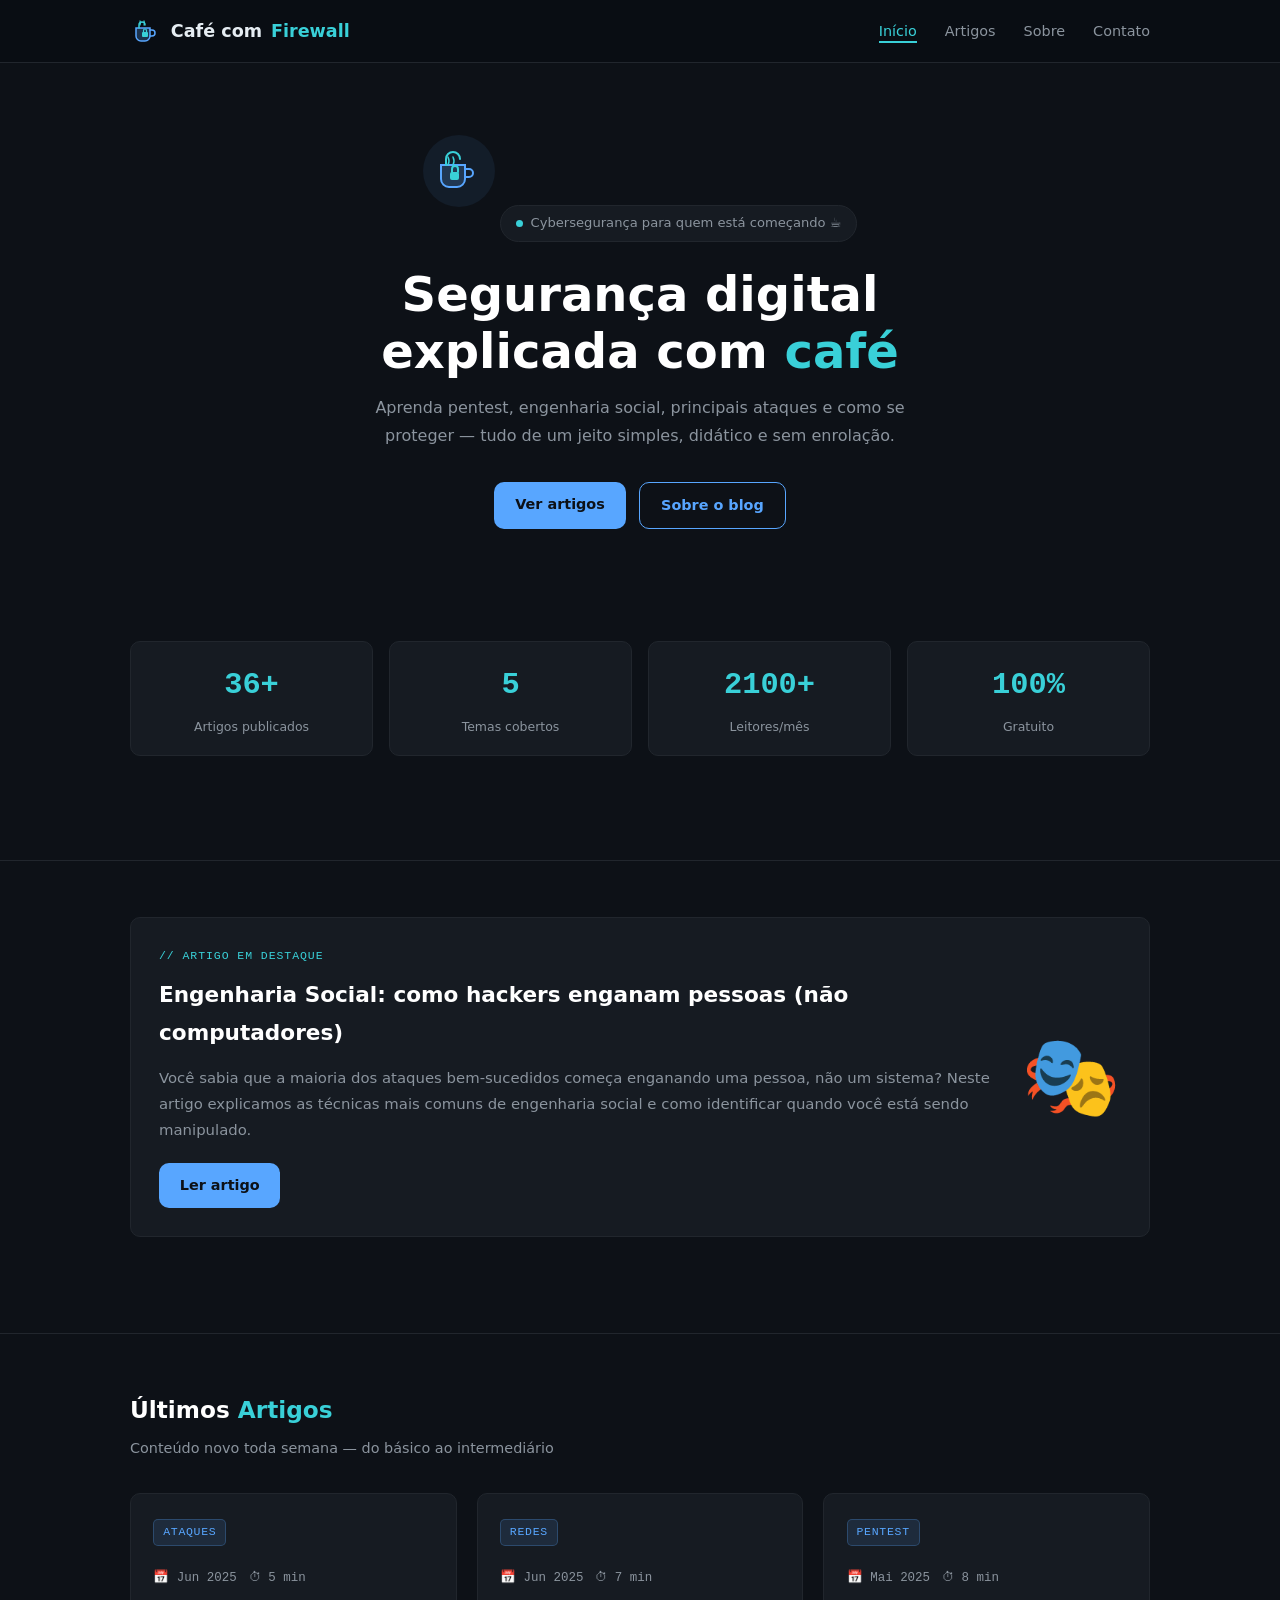
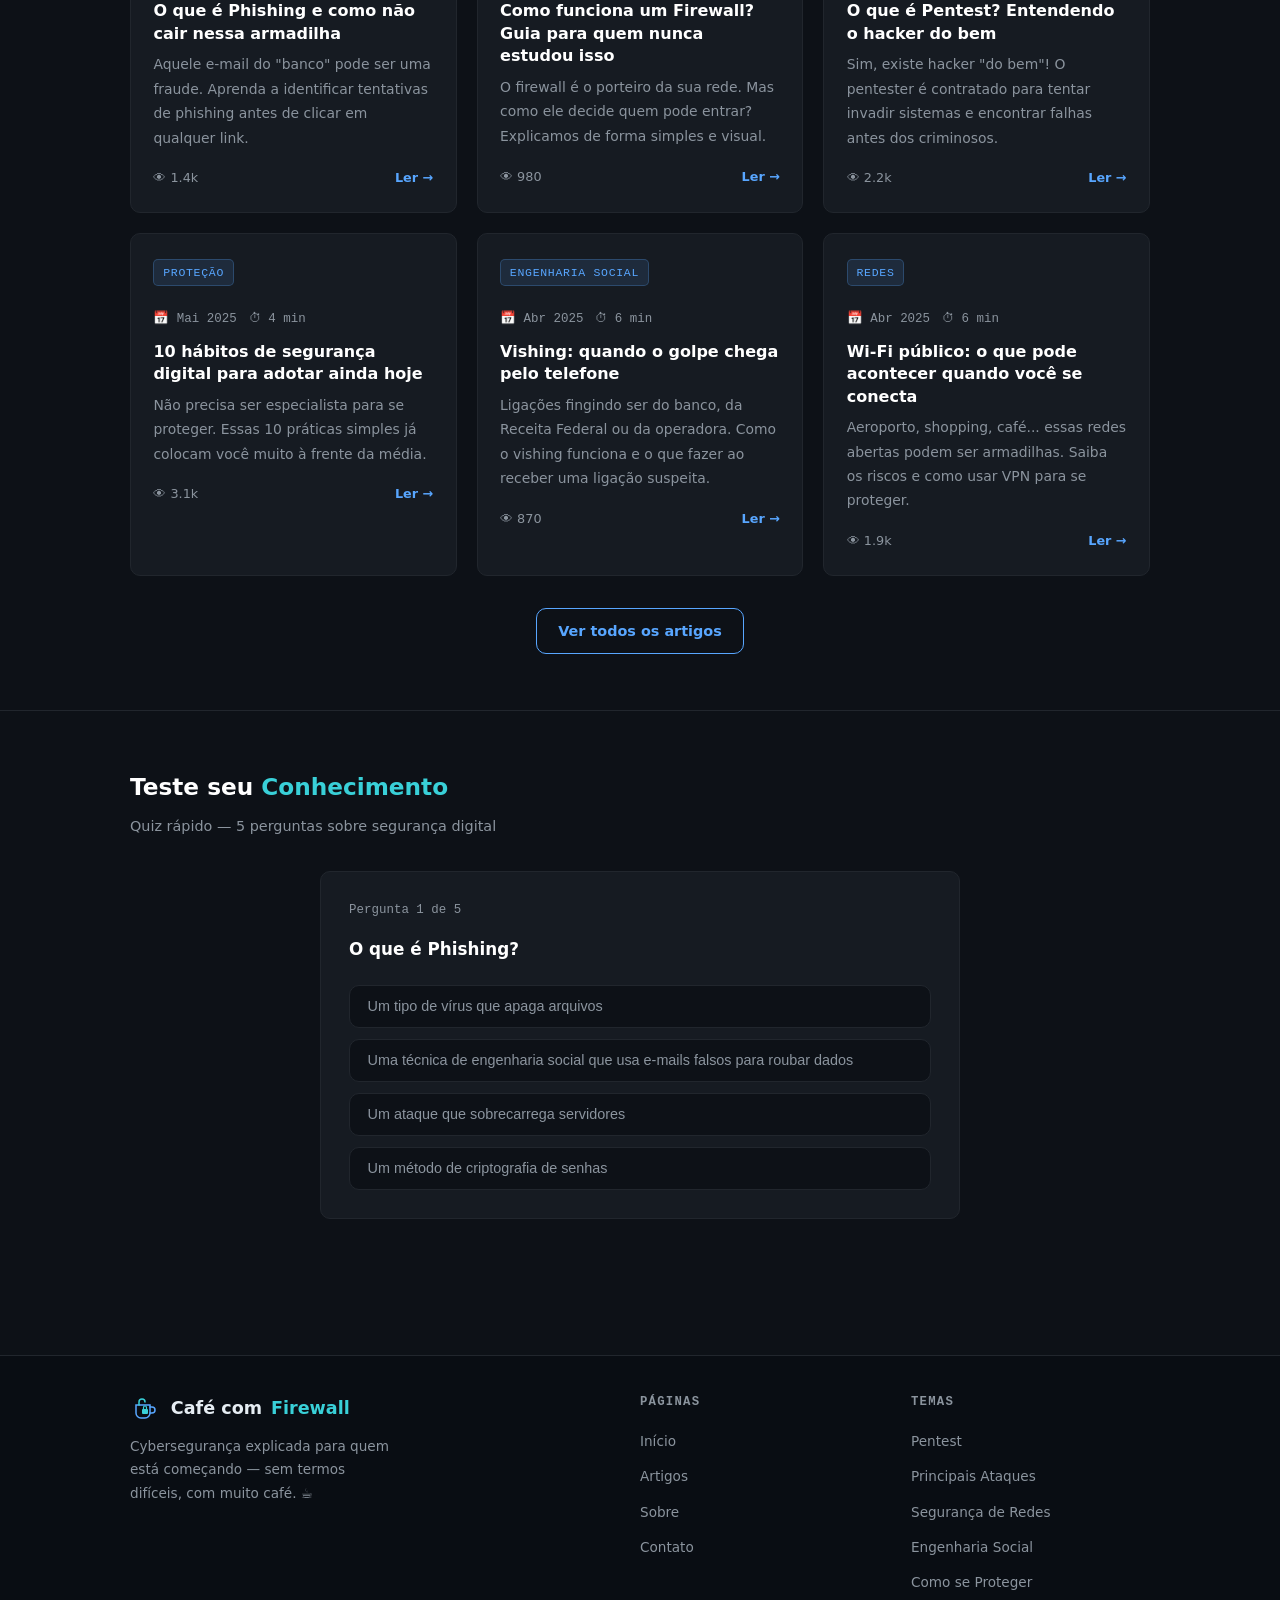
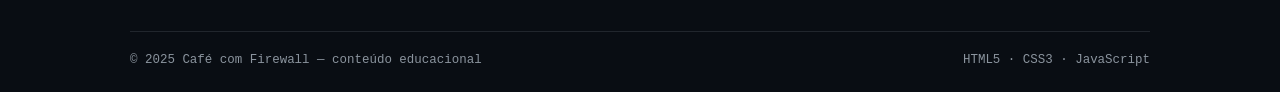
<file: index.html>
<!DOCTYPE html>
<html lang="pt-BR">
<head>
  <meta charset="UTF-8" />
  <meta name="viewport" content="width=device-width, initial-scale=1.0" />
  <meta name="description" content="Café com Firewall — blog de cybersegurança para iniciantes em TI. Aprenda sobre pentest, ataques, engenharia social e como se proteger online." />
  <meta name="keywords" content="cybersegurança para iniciantes, pentest, engenharia social, como se proteger online, segurança de redes" />
  <meta name="author" content="Café com Firewall" />
  <meta name="robots" content="index, follow" />
  <meta property="og:title" content="Café com Firewall — Cybersegurança para Iniciantes" />
  <meta property="og:description" content="Aprenda cybersegurança de um jeito descontraído e didático." />
  <meta property="og:type" content="website" />
  <link rel="canonical" href="https://cafecomfirewall.exemplo.com/" />
  <title>Café com Firewall — Cybersegurança para Iniciantes</title>
  <link rel="stylesheet" href="css/style.css" />
</head>
<body>

  <!-- NAVBAR -->
  <nav class="navbar" role="navigation" aria-label="Menu principal">
    <div class="container nav-inner">
      <a href="index.html" class="logo" aria-label="Café com Firewall - início">
        <!-- Logo: xícara + cadeado em SVG simples -->
        <svg class="logo-icon" viewBox="0 0 32 32" fill="none" xmlns="http://www.w3.org/2000/svg" aria-hidden="true">
          <!-- Xícara -->
          <path d="M6 13h14v8a5 5 0 01-5 5H11a5 5 0 01-5-5v-8z" fill="#58a6ff" opacity=".25"/>
          <path d="M6 13h14v8a5 5 0 01-5 5H11a5 5 0 01-5-5v-8z" stroke="#58a6ff" stroke-width="1.5" fill="none"/>
          <path d="M20 15h2a3 3 0 010 6h-2" stroke="#58a6ff" stroke-width="1.5" stroke-linecap="round"/>
          <path d="M9 13V10a3 3 0 016 0" stroke="#39d0d8" stroke-width="1.5" stroke-linecap="round"/>
          <!-- Vapor -->
          <path d="M10 10 Q11 8 10 6" stroke="#39d0d8" stroke-width="1.2" stroke-linecap="round" fill="none"/>
          <path d="M14 10 Q15 8 14 6" stroke="#39d0d8" stroke-width="1.2" stroke-linecap="round" fill="none"/>
          <!-- Cadeado pequeno no centro da xícara -->
          <rect x="12" y="17" width="6" height="5" rx="1" fill="#39d0d8"/>
          <path d="M13.5 17v-1.5a1.5 1.5 0 013 0V17" stroke="#39d0d8" stroke-width="1.2" stroke-linecap="round" fill="none"/>
        </svg>
        Café com <span>Firewall</span>
      </a>
      <ul class="nav-links" id="navLinks">
        <li><a href="index.html">Início</a></li>
        <li><a href="artigos.html">Artigos</a></li>
        <li><a href="sobre.html">Sobre</a></li>
        <li><a href="contato.html">Contato</a></li>
      </ul>
      <button class="hamburger" id="hamburger" aria-label="Abrir menu" aria-expanded="false">
        <span></span><span></span><span></span>
      </button>
    </div>
  </nav>

  <!-- HERO -->
  <header class="hero" role="banner">
    <div class="container">
      <!-- Logo grande -->
      <svg class="hero-logo-big" viewBox="0 0 72 72" fill="none" xmlns="http://www.w3.org/2000/svg" aria-hidden="true">
        <circle cx="36" cy="36" r="36" fill="rgba(88,166,255,.08)"/>
        <path d="M18 30h24v14a8 8 0 01-8 8H26a8 8 0 01-8-8V30z" fill="#58a6ff" opacity=".2"/>
        <path d="M18 30h24v14a8 8 0 01-8 8H26a8 8 0 01-8-8V30z" stroke="#58a6ff" stroke-width="2" fill="none"/>
        <path d="M42 34h4a4 4 0 010 8h-4" stroke="#58a6ff" stroke-width="2" stroke-linecap="round"/>
        <path d="M23 30V24a7 7 0 0114 0" stroke="#39d0d8" stroke-width="2" stroke-linecap="round"/>
        <path d="M25 30 Q27 26 25 22" stroke="#39d0d8" stroke-width="1.5" stroke-linecap="round" fill="none"/>
        <path d="M30 30 Q32 26 30 22" stroke="#39d0d8" stroke-width="1.5" stroke-linecap="round" fill="none"/>
        <rect x="27" y="37" width="9" height="8" rx="2" fill="#39d0d8"/>
        <path d="M29 37v-3a3 3 0 016 0v3" stroke="#39d0d8" stroke-width="2" stroke-linecap="round" fill="none"/>
      </svg>

      <div class="tagline">
        <span class="dot"></span>
        Cybersegurança para quem está começando ☕
      </div>

      <h1>Segurança digital<br>explicada com <em>café</em></h1>
      <p class="hero-sub">
        Aprenda pentest, engenharia social, principais ataques e como se proteger
        — tudo de um jeito simples, didático e sem enrolação.
      </p>
      <div class="hero-btns">
        <a href="artigos.html" class="btn btn-primary">Ver artigos</a>
        <a href="sobre.html"   class="btn btn-outline">Sobre o blog</a>
      </div>
    </div>
  </header>

  <main>
    <!-- STATS -->
    <section class="secao" aria-label="Estatísticas do blog">
      <div class="container">
        <div class="grade-stats">
          <div class="stat">
            <span class="stat-num" data-conta="36" data-suf="+">0</span>
            <div class="stat-label">Artigos publicados</div>
          </div>
          <div class="stat">
            <span class="stat-num" data-conta="5" data-suf="">0</span>
            <div class="stat-label">Temas cobertos</div>
          </div>
          <div class="stat">
            <span class="stat-num" data-conta="2100" data-suf="+">0</span>
            <div class="stat-label">Leitores/mês</div>
          </div>
          <div class="stat">
            <span class="stat-num" data-conta="100" data-suf="%">0</span>
            <div class="stat-label">Gratuito</div>
          </div>
        </div>
      </div>
    </section>

    <!-- DESTAQUE -->
    <section class="secao" aria-labelledby="destaque-titulo">
      <div class="container">
        <div class="destaque">
          <div>
            <div class="destaque-badge">// artigo em destaque</div>
            <h2 id="destaque-titulo">Engenharia Social: como hackers enganam pessoas (não computadores)</h2>
            <p>
              Você sabia que a maioria dos ataques bem-sucedidos começa enganando
              uma pessoa, não um sistema? Neste artigo explicamos as técnicas mais
              comuns de engenharia social e como identificar quando você está sendo
              manipulado.
            </p>
            <a href="artigos.html" class="btn btn-primary">Ler artigo</a>
          </div>
          <div class="destaque-emoji" aria-hidden="true">🎭</div>
        </div>
      </div>
    </section>

    <!-- ÚLTIMOS ARTIGOS -->
    <section class="secao" aria-labelledby="posts-titulo">
      <div class="container">
        <h2 class="titulo-secao" id="posts-titulo">Últimos <span>Artigos</span></h2>
        <p class="sub-secao">Conteúdo novo toda semana — do básico ao intermediário</p>

        <div class="grade-posts">

          <article class="card-post" onclick="location.href='artigos.html'" tabindex="0" role="link">
            <span class="tag">Ataques</span>
            <div class="card-meta"><span>📅 Jun 2025</span><span>⏱ 5 min</span></div>
            <h3>O que é Phishing e como não cair nessa armadilha</h3>
            <p>Aquele e-mail do "banco" pode ser uma fraude. Aprenda a identificar tentativas de phishing antes de clicar em qualquer link.</p>
            <div class="card-rodape"><span>👁 1.4k</span><span class="leia-mais">Ler →</span></div>
          </article>

          <article class="card-post" onclick="location.href='artigos.html'" tabindex="0" role="link">
            <span class="tag">Redes</span>
            <div class="card-meta"><span>📅 Jun 2025</span><span>⏱ 7 min</span></div>
            <h3>Como funciona um Firewall? Guia para quem nunca estudou isso</h3>
            <p>O firewall é o porteiro da sua rede. Mas como ele decide quem pode entrar? Explicamos de forma simples e visual.</p>
            <div class="card-rodape"><span>👁 980</span><span class="leia-mais">Ler →</span></div>
          </article>

          <article class="card-post" onclick="location.href='artigos.html'" tabindex="0" role="link">
            <span class="tag">Pentest</span>
            <div class="card-meta"><span>📅 Mai 2025</span><span>⏱ 8 min</span></div>
            <h3>O que é Pentest? Entendendo o hacker do bem</h3>
            <p>Sim, existe hacker "do bem"! O pentester é contratado para tentar invadir sistemas e encontrar falhas antes dos criminosos.</p>
            <div class="card-rodape"><span>👁 2.2k</span><span class="leia-mais">Ler →</span></div>
          </article>

          <article class="card-post" onclick="location.href='artigos.html'" tabindex="0" role="link">
            <span class="tag">Proteção</span>
            <div class="card-meta"><span>📅 Mai 2025</span><span>⏱ 4 min</span></div>
            <h3>10 hábitos de segurança digital para adotar ainda hoje</h3>
            <p>Não precisa ser especialista para se proteger. Essas 10 práticas simples já colocam você muito à frente da média.</p>
            <div class="card-rodape"><span>👁 3.1k</span><span class="leia-mais">Ler →</span></div>
          </article>

          <article class="card-post" onclick="location.href='artigos.html'" tabindex="0" role="link">
            <span class="tag">Engenharia Social</span>
            <div class="card-meta"><span>📅 Abr 2025</span><span>⏱ 6 min</span></div>
            <h3>Vishing: quando o golpe chega pelo telefone</h3>
            <p>Ligações fingindo ser do banco, da Receita Federal ou da operadora. Como o vishing funciona e o que fazer ao receber uma ligação suspeita.</p>
            <div class="card-rodape"><span>👁 870</span><span class="leia-mais">Ler →</span></div>
          </article>

          <article class="card-post" onclick="location.href='artigos.html'" tabindex="0" role="link">
            <span class="tag">Redes</span>
            <div class="card-meta"><span>📅 Abr 2025</span><span>⏱ 6 min</span></div>
            <h3>Wi-Fi público: o que pode acontecer quando você se conecta</h3>
            <p>Aeroporto, shopping, café... essas redes abertas podem ser armadilhas. Saiba os riscos e como usar VPN para se proteger.</p>
            <div class="card-rodape"><span>👁 1.9k</span><span class="leia-mais">Ler →</span></div>
          </article>

        </div>

        <div style="text-align:center;margin-top:2rem">
          <a href="artigos.html" class="btn btn-outline">Ver todos os artigos</a>
        </div>
      </div>
    </section>

    <!-- QUIZ -->
    <section class="secao" aria-labelledby="quiz-titulo">
      <div class="container">
        <h2 class="titulo-secao" id="quiz-titulo">Teste seu <span>Conhecimento</span></h2>
        <p class="sub-secao">Quiz rápido — 5 perguntas sobre segurança digital</p>
        <div id="quiz" class="quiz-box" role="region" aria-live="polite"></div>
      </div>
    </section>
  </main>

  <!-- FOOTER -->
  <footer role="contentinfo">
    <div class="container">
      <div class="footer-grid">
        <div class="footer-marca">
          <a href="index.html" class="logo">
            <svg class="logo-icon" viewBox="0 0 32 32" fill="none" xmlns="http://www.w3.org/2000/svg" aria-hidden="true">
              <path d="M6 13h14v8a5 5 0 01-5 5H11a5 5 0 01-5-5v-8z" stroke="#58a6ff" stroke-width="1.5" fill="none"/>
              <path d="M20 15h2a3 3 0 010 6h-2" stroke="#58a6ff" stroke-width="1.5" stroke-linecap="round"/>
              <path d="M9 13V10a3 3 0 016 0" stroke="#39d0d8" stroke-width="1.5" stroke-linecap="round"/>
              <rect x="12" y="17" width="6" height="5" rx="1" fill="#39d0d8"/>
              <path d="M13.5 17v-1.5a1.5 1.5 0 013 0V17" stroke="#39d0d8" stroke-width="1.2" stroke-linecap="round" fill="none"/>
            </svg>
            Café com <span>Firewall</span>
          </a>
          <p>Cybersegurança explicada para quem está começando — sem termos difíceis, com muito café. ☕</p>
        </div>
        <div class="footer-col">
          <h5>Páginas</h5>
          <ul>
            <li><a href="index.html">Início</a></li>
            <li><a href="artigos.html">Artigos</a></li>
            <li><a href="sobre.html">Sobre</a></li>
            <li><a href="contato.html">Contato</a></li>
          </ul>
        </div>
        <div class="footer-col">
          <h5>Temas</h5>
          <ul>
            <li><a href="artigos.html">Pentest</a></li>
            <li><a href="artigos.html">Principais Ataques</a></li>
            <li><a href="artigos.html">Segurança de Redes</a></li>
            <li><a href="artigos.html">Engenharia Social</a></li>
            <li><a href="artigos.html">Como se Proteger</a></li>
          </ul>
        </div>
      </div>
      <div class="footer-base">
        <span>© 2025 Café com Firewall — conteúdo educacional</span>
        <span>HTML5 · CSS3 · JavaScript</span>
      </div>
    </div>
  </footer>

  <script src="js/main.js"></script>
</body>
</html>
</file>
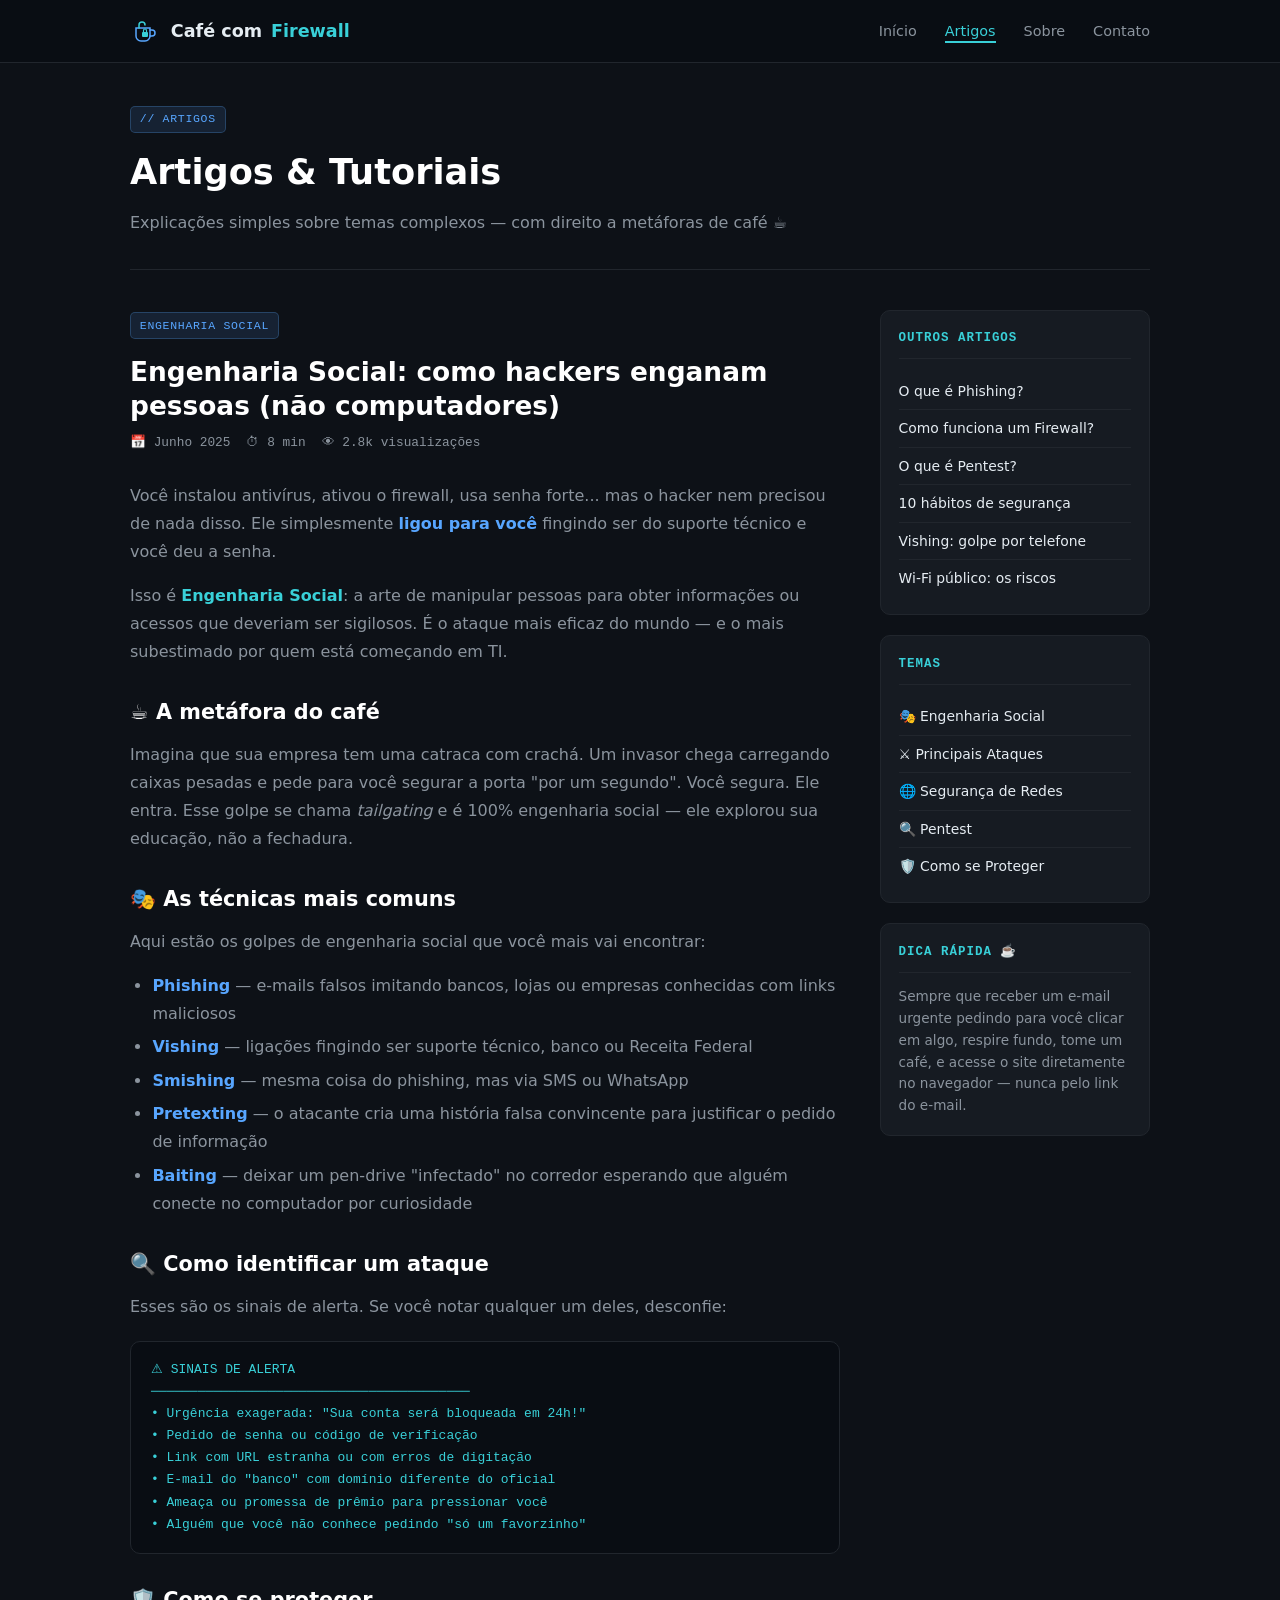
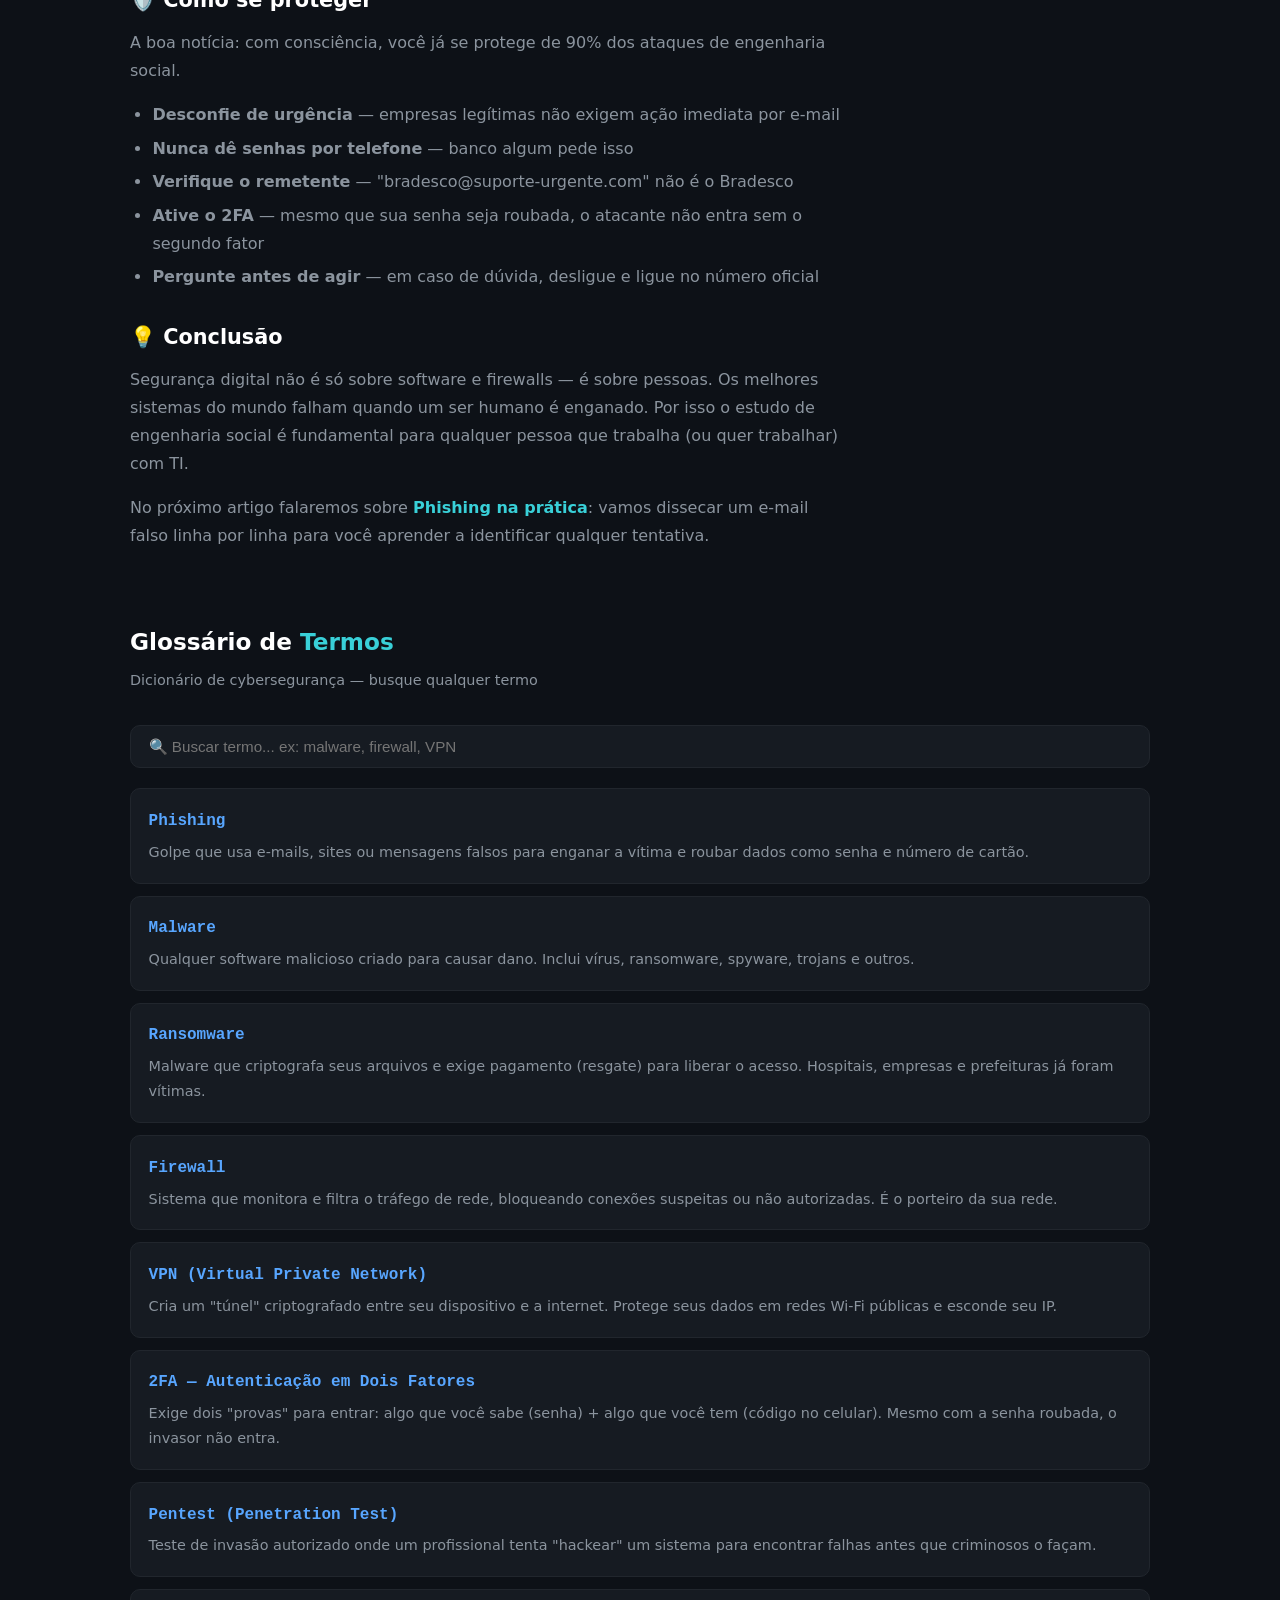
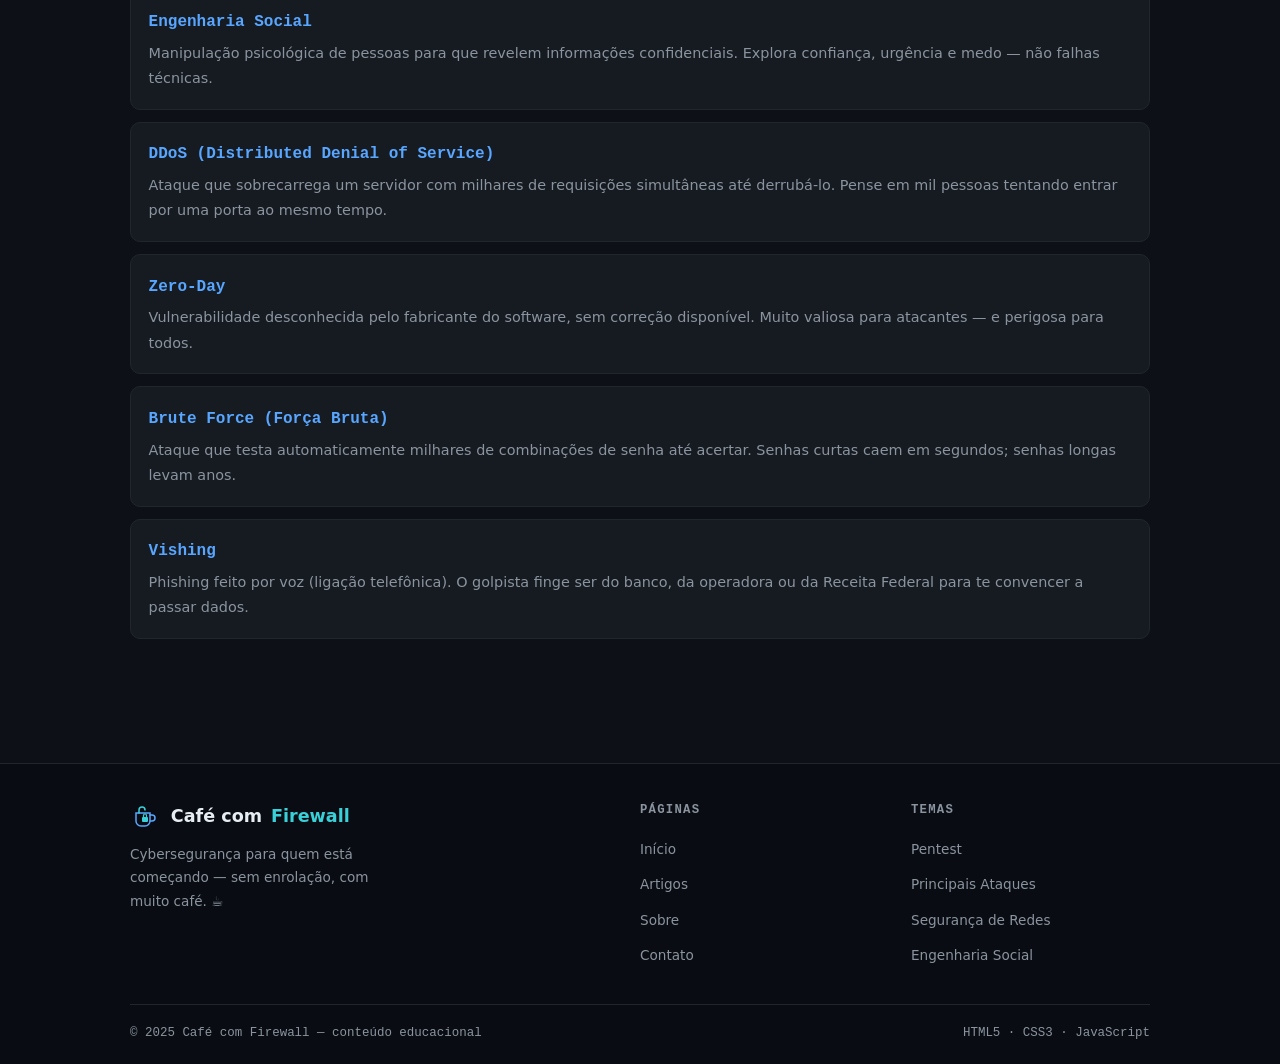
<file: artigos.html>
<!DOCTYPE html>
<html lang="pt-BR">
<head>
  <meta charset="UTF-8" />
  <meta name="viewport" content="width=device-width, initial-scale=1.0" />
  <meta name="description" content="Artigos sobre cybersegurança para iniciantes: pentest, engenharia social, principais ataques e como se proteger online." />
  <meta name="keywords" content="artigos cybersegurança, engenharia social, pentest iniciante, como se proteger de hackers" />
  <meta name="author" content="Café com Firewall" />
  <meta name="robots" content="index, follow" />
  <meta property="og:title" content="Artigos — Café com Firewall" />
  <meta property="og:description" content="Tutoriais e explicações sobre segurança digital para iniciantes." />
  <meta property="og:type" content="website" />
  <link rel="canonical" href="https://cafecomfirewall.exemplo.com/artigos.html" />
  <title>Artigos — Café com Firewall</title>
  <link rel="stylesheet" href="css/style.css" />
</head>
<body>

  <nav class="navbar" role="navigation" aria-label="Menu principal">
    <div class="container nav-inner">
      <a href="index.html" class="logo">
        <svg class="logo-icon" viewBox="0 0 32 32" fill="none" xmlns="http://www.w3.org/2000/svg" aria-hidden="true">
          <path d="M6 13h14v8a5 5 0 01-5 5H11a5 5 0 01-5-5v-8z" stroke="#58a6ff" stroke-width="1.5" fill="none"/>
          <path d="M20 15h2a3 3 0 010 6h-2" stroke="#58a6ff" stroke-width="1.5" stroke-linecap="round"/>
          <path d="M9 13V10a3 3 0 016 0" stroke="#39d0d8" stroke-width="1.5" stroke-linecap="round"/>
          <rect x="12" y="17" width="6" height="5" rx="1" fill="#39d0d8"/>
          <path d="M13.5 17v-1.5a1.5 1.5 0 013 0V17" stroke="#39d0d8" stroke-width="1.2" stroke-linecap="round" fill="none"/>
        </svg>
        Café com <span>Firewall</span>
      </a>
      <ul class="nav-links" id="navLinks">
        <li><a href="index.html">Início</a></li>
        <li><a href="artigos.html">Artigos</a></li>
        <li><a href="sobre.html">Sobre</a></li>
        <li><a href="contato.html">Contato</a></li>
      </ul>
      <button class="hamburger" id="hamburger" aria-label="Abrir menu" aria-expanded="false">
        <span></span><span></span><span></span>
      </button>
    </div>
  </nav>

  <main>
    <div class="container">
      <div class="cabecalho-pagina">
        <span class="tag">// artigos</span>
        <h1>Artigos & Tutoriais</h1>
        <p>Explicações simples sobre temas complexos — com direito a metáforas de café ☕</p>
      </div>

      <!-- Artigo + Sidebar -->
      <div class="layout-artigo">
        <article class="conteudo-artigo">
          <span class="tag">Engenharia Social</span>
          <h1 style="font-size:1.65rem;color:#fff;margin:1rem 0 .5rem;line-height:1.3">
            Engenharia Social: como hackers enganam pessoas (não computadores)
          </h1>
          <div style="display:flex;gap:1rem;color:var(--muted);font-size:.8rem;font-family:var(--mono);margin-bottom:1.75rem;flex-wrap:wrap">
            <span>📅 Junho 2025</span><span>⏱ 8 min</span><span>👁 2.8k visualizações</span>
          </div>

          <p>
            Você instalou antivírus, ativou o firewall, usa senha forte... mas o hacker nem precisou
            de nada disso. Ele simplesmente <strong style="color:var(--azul)">ligou para você</strong>
            fingindo ser do suporte técnico e você deu a senha.
          </p>
          <p>
            Isso é <strong style="color:var(--ciano)">Engenharia Social</strong>: a arte de manipular
            pessoas para obter informações ou acessos que deveriam ser sigilosos. É o ataque mais
            eficaz do mundo — e o mais subestimado por quem está começando em TI.
          </p>

          <h2>☕ A metáfora do café</h2>
          <p>
            Imagina que sua empresa tem uma catraca com crachá. Um invasor chega carregando
            caixas pesadas e pede para você segurar a porta "por um segundo". Você segura.
            Ele entra. Esse golpe se chama <em>tailgating</em> e é 100% engenharia social —
            ele explorou sua educação, não a fechadura.
          </p>

          <h2>🎭 As técnicas mais comuns</h2>
          <p>Aqui estão os golpes de engenharia social que você mais vai encontrar:</p>
          <ul>
            <li><strong style="color:var(--azul)">Phishing</strong> — e-mails falsos imitando bancos, lojas ou empresas conhecidas com links maliciosos</li>
            <li><strong style="color:var(--azul)">Vishing</strong> — ligações fingindo ser suporte técnico, banco ou Receita Federal</li>
            <li><strong style="color:var(--azul)">Smishing</strong> — mesma coisa do phishing, mas via SMS ou WhatsApp</li>
            <li><strong style="color:var(--azul)">Pretexting</strong> — o atacante cria uma história falsa convincente para justificar o pedido de informação</li>
            <li><strong style="color:var(--azul)">Baiting</strong> — deixar um pen-drive "infectado" no corredor esperando que alguém conecte no computador por curiosidade</li>
          </ul>

          <h2>🔍 Como identificar um ataque</h2>
          <p>Esses são os sinais de alerta. Se você notar qualquer um deles, desconfie:</p>
          <pre>⚠ SINAIS DE ALERTA
─────────────────────────────────────────
• Urgência exagerada: "Sua conta será bloqueada em 24h!"
• Pedido de senha ou código de verificação
• Link com URL estranha ou com erros de digitação
• E-mail do "banco" com domínio diferente do oficial
• Ameaça ou promessa de prêmio para pressionar você
• Alguém que você não conhece pedindo "só um favorzinho"</pre>

          <h2>🛡️ Como se proteger</h2>
          <p>
            A boa notícia: com consciência, você já se protege de 90% dos ataques de engenharia social.
          </p>
          <ul>
            <li><strong>Desconfie de urgência</strong> — empresas legítimas não exigem ação imediata por e-mail</li>
            <li><strong>Nunca dê senhas por telefone</strong> — banco algum pede isso</li>
            <li><strong>Verifique o remetente</strong> — "bradesco@suporte-urgente.com" não é o Bradesco</li>
            <li><strong>Ative o 2FA</strong> — mesmo que sua senha seja roubada, o atacante não entra sem o segundo fator</li>
            <li><strong>Pergunte antes de agir</strong> — em caso de dúvida, desligue e ligue no número oficial</li>
          </ul>

          <h2>💡 Conclusão</h2>
          <p>
            Segurança digital não é só sobre software e firewalls — é sobre pessoas. Os melhores
            sistemas do mundo falham quando um ser humano é enganado. Por isso o estudo de
            engenharia social é fundamental para qualquer pessoa que trabalha (ou quer trabalhar)
            com TI.
          </p>
          <p>
            No próximo artigo falaremos sobre <strong style="color:var(--ciano)">Phishing na prática</strong>:
            vamos dissecar um e-mail falso linha por linha para você aprender a identificar qualquer tentativa.
          </p>
        </article>

        <!-- Sidebar -->
        <aside role="complementary">
          <div class="widget">
            <h4>Outros Artigos</h4>
            <ul>
              <li><a href="artigos.html">O que é Phishing?</a></li>
              <li><a href="artigos.html">Como funciona um Firewall?</a></li>
              <li><a href="artigos.html">O que é Pentest?</a></li>
              <li><a href="artigos.html">10 hábitos de segurança</a></li>
              <li><a href="artigos.html">Vishing: golpe por telefone</a></li>
              <li><a href="artigos.html">Wi-Fi público: os riscos</a></li>
            </ul>
          </div>
          <div class="widget">
            <h4>Temas</h4>
            <ul>
              <li><a href="artigos.html">🎭 Engenharia Social</a></li>
              <li><a href="artigos.html">⚔️ Principais Ataques</a></li>
              <li><a href="artigos.html">🌐 Segurança de Redes</a></li>
              <li><a href="artigos.html">🔍 Pentest</a></li>
              <li><a href="artigos.html">🛡️ Como se Proteger</a></li>
            </ul>
          </div>
          <div class="widget">
            <h4>Dica Rápida ☕</h4>
            <p style="font-size:.85rem;color:var(--muted);line-height:1.6">
              Sempre que receber um e-mail urgente pedindo para você clicar em algo,
              respire fundo, tome um café, e acesse o site diretamente no navegador
              — nunca pelo link do e-mail.
            </p>
          </div>
        </aside>
      </div>

      <!-- Glossário -->
      <section class="secao" aria-labelledby="glossario-titulo">
        <h2 class="titulo-secao" id="glossario-titulo">Glossário de <span>Termos</span></h2>
        <p class="sub-secao">Dicionário de cybersegurança — busque qualquer termo</p>
        <input
          type="search"
          id="buscaGlossario"
          class="busca-glossario"
          placeholder="🔍 Buscar termo... ex: malware, firewall, VPN"
          aria-label="Buscar no glossário"
        />
        <div role="list">
          <div class="item-glossario" role="listitem">
            <div class="termo">Phishing</div>
            <div class="definicao">Golpe que usa e-mails, sites ou mensagens falsos para enganar a vítima e roubar dados como senha e número de cartão.</div>
          </div>
          <div class="item-glossario" role="listitem">
            <div class="termo">Malware</div>
            <div class="definicao">Qualquer software malicioso criado para causar dano. Inclui vírus, ransomware, spyware, trojans e outros.</div>
          </div>
          <div class="item-glossario" role="listitem">
            <div class="termo">Ransomware</div>
            <div class="definicao">Malware que criptografa seus arquivos e exige pagamento (resgate) para liberar o acesso. Hospitais, empresas e prefeituras já foram vítimas.</div>
          </div>
          <div class="item-glossario" role="listitem">
            <div class="termo">Firewall</div>
            <div class="definicao">Sistema que monitora e filtra o tráfego de rede, bloqueando conexões suspeitas ou não autorizadas. É o porteiro da sua rede.</div>
          </div>
          <div class="item-glossario" role="listitem">
            <div class="termo">VPN (Virtual Private Network)</div>
            <div class="definicao">Cria um "túnel" criptografado entre seu dispositivo e a internet. Protege seus dados em redes Wi-Fi públicas e esconde seu IP.</div>
          </div>
          <div class="item-glossario" role="listitem">
            <div class="termo">2FA — Autenticação em Dois Fatores</div>
            <div class="definicao">Exige dois "provas" para entrar: algo que você sabe (senha) + algo que você tem (código no celular). Mesmo com a senha roubada, o invasor não entra.</div>
          </div>
          <div class="item-glossario" role="listitem">
            <div class="termo">Pentest (Penetration Test)</div>
            <div class="definicao">Teste de invasão autorizado onde um profissional tenta "hackear" um sistema para encontrar falhas antes que criminosos o façam.</div>
          </div>
          <div class="item-glossario" role="listitem">
            <div class="termo">Engenharia Social</div>
            <div class="definicao">Manipulação psicológica de pessoas para que revelem informações confidenciais. Explora confiança, urgência e medo — não falhas técnicas.</div>
          </div>
          <div class="item-glossario" role="listitem">
            <div class="termo">DDoS (Distributed Denial of Service)</div>
            <div class="definicao">Ataque que sobrecarrega um servidor com milhares de requisições simultâneas até derrubá-lo. Pense em mil pessoas tentando entrar por uma porta ao mesmo tempo.</div>
          </div>
          <div class="item-glossario" role="listitem">
            <div class="termo">Zero-Day</div>
            <div class="definicao">Vulnerabilidade desconhecida pelo fabricante do software, sem correção disponível. Muito valiosa para atacantes — e perigosa para todos.</div>
          </div>
          <div class="item-glossario" role="listitem">
            <div class="termo">Brute Force (Força Bruta)</div>
            <div class="definicao">Ataque que testa automaticamente milhares de combinações de senha até acertar. Senhas curtas caem em segundos; senhas longas levam anos.</div>
          </div>
          <div class="item-glossario" role="listitem">
            <div class="termo">Vishing</div>
            <div class="definicao">Phishing feito por voz (ligação telefônica). O golpista finge ser do banco, da operadora ou da Receita Federal para te convencer a passar dados.</div>
          </div>
        </div>
      </section>
    </div>
  </main>

  <footer role="contentinfo">
    <div class="container">
      <div class="footer-grid">
        <div class="footer-marca">
          <a href="index.html" class="logo">
            <svg class="logo-icon" viewBox="0 0 32 32" fill="none" xmlns="http://www.w3.org/2000/svg" aria-hidden="true">
              <path d="M6 13h14v8a5 5 0 01-5 5H11a5 5 0 01-5-5v-8z" stroke="#58a6ff" stroke-width="1.5" fill="none"/>
              <path d="M20 15h2a3 3 0 010 6h-2" stroke="#58a6ff" stroke-width="1.5" stroke-linecap="round"/>
              <path d="M9 13V10a3 3 0 016 0" stroke="#39d0d8" stroke-width="1.5" stroke-linecap="round"/>
              <rect x="12" y="17" width="6" height="5" rx="1" fill="#39d0d8"/>
              <path d="M13.5 17v-1.5a1.5 1.5 0 013 0V17" stroke="#39d0d8" stroke-width="1.2" stroke-linecap="round" fill="none"/>
            </svg>
            Café com <span>Firewall</span>
          </a>
          <p>Cybersegurança para quem está começando — sem enrolação, com muito café. ☕</p>
        </div>
        <div class="footer-col">
          <h5>Páginas</h5>
          <ul>
            <li><a href="index.html">Início</a></li>
            <li><a href="artigos.html">Artigos</a></li>
            <li><a href="sobre.html">Sobre</a></li>
            <li><a href="contato.html">Contato</a></li>
          </ul>
        </div>
        <div class="footer-col">
          <h5>Temas</h5>
          <ul>
            <li><a href="artigos.html">Pentest</a></li>
            <li><a href="artigos.html">Principais Ataques</a></li>
            <li><a href="artigos.html">Segurança de Redes</a></li>
            <li><a href="artigos.html">Engenharia Social</a></li>
          </ul>
        </div>
      </div>
      <div class="footer-base">
        <span>© 2025 Café com Firewall — conteúdo educacional</span>
        <span>HTML5 · CSS3 · JavaScript</span>
      </div>
    </div>
  </footer>

  <script src="js/main.js"></script>
</body>
</html>
</file>
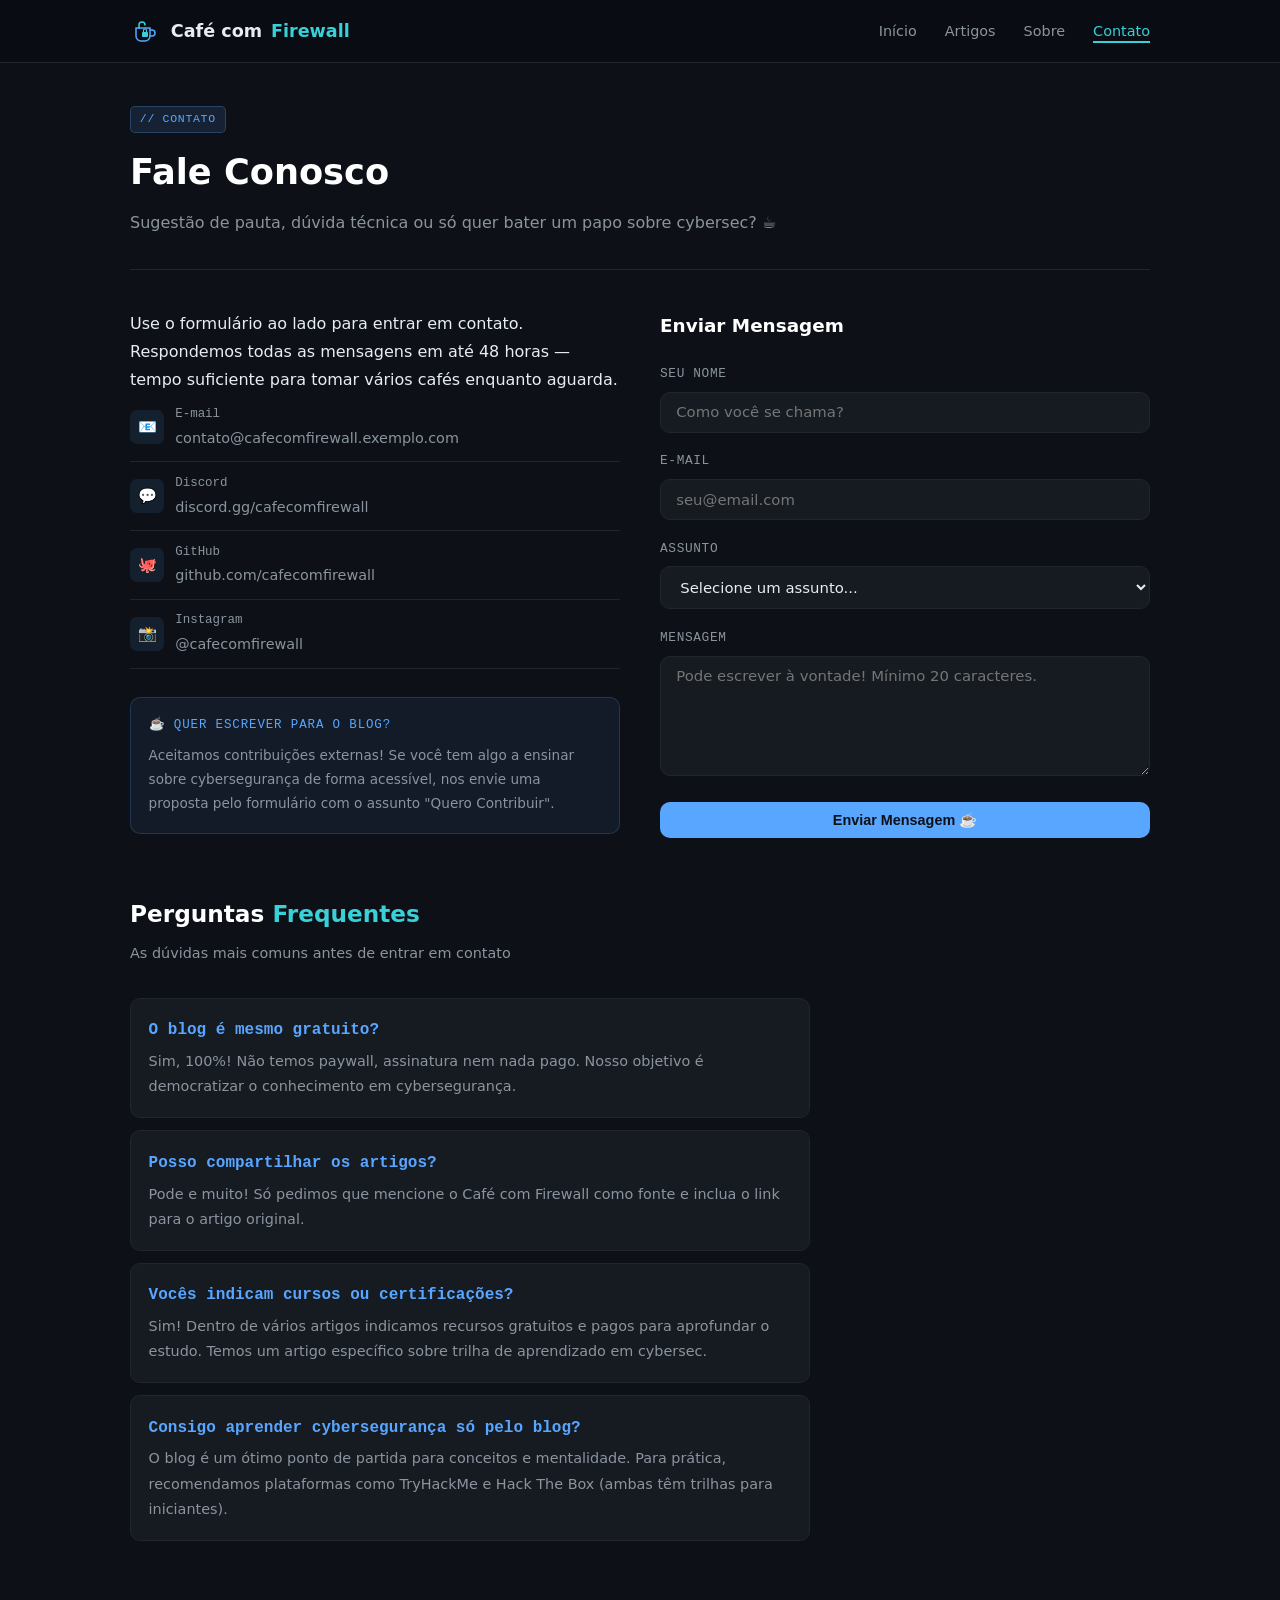
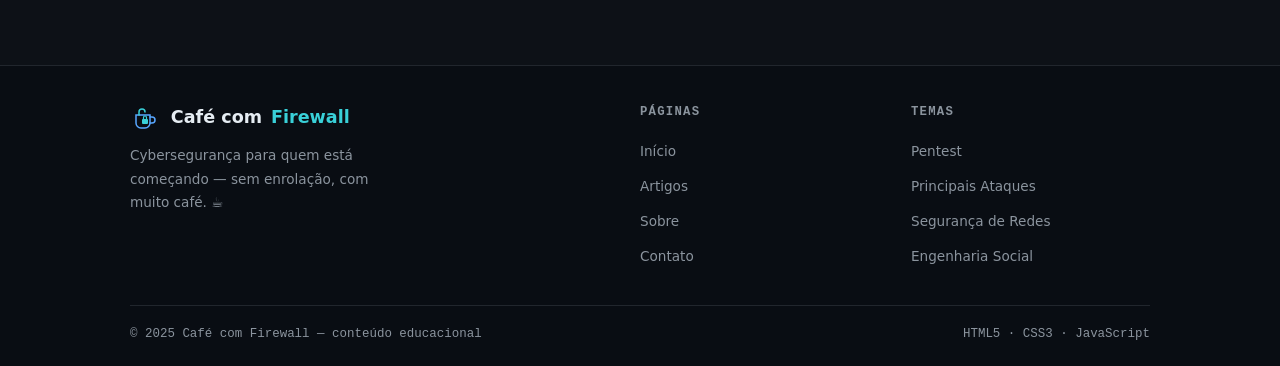
<file: contato.html>
<!DOCTYPE html>
<html lang="pt-BR">
<head>
  <meta charset="UTF-8" />
  <meta name="viewport" content="width=device-width, initial-scale=1.0" />
  <meta name="description" content="Entre em contato com o Café com Firewall — sugestões de pauta, dúvidas ou parcerias sobre cybersegurança." />
  <meta name="keywords" content="contato café com firewall, sugestão pauta cybersegurança, dúvida segurança digital" />
  <meta name="author" content="Café com Firewall" />
  <meta name="robots" content="index, follow" />
  <meta property="og:title" content="Contato — Café com Firewall" />
  <meta property="og:description" content="Fale com a equipe do Café com Firewall." />
  <meta property="og:type" content="website" />
  <link rel="canonical" href="https://cafecomfirewall.exemplo.com/contato.html" />
  <title>Contato — Café com Firewall</title>
  <link rel="stylesheet" href="css/style.css" />
</head>
<body>

  <nav class="navbar" role="navigation" aria-label="Menu principal">
    <div class="container nav-inner">
      <a href="index.html" class="logo">
        <svg class="logo-icon" viewBox="0 0 32 32" fill="none" xmlns="http://www.w3.org/2000/svg" aria-hidden="true">
          <path d="M6 13h14v8a5 5 0 01-5 5H11a5 5 0 01-5-5v-8z" stroke="#58a6ff" stroke-width="1.5" fill="none"/>
          <path d="M20 15h2a3 3 0 010 6h-2" stroke="#58a6ff" stroke-width="1.5" stroke-linecap="round"/>
          <path d="M9 13V10a3 3 0 016 0" stroke="#39d0d8" stroke-width="1.5" stroke-linecap="round"/>
          <rect x="12" y="17" width="6" height="5" rx="1" fill="#39d0d8"/>
          <path d="M13.5 17v-1.5a1.5 1.5 0 013 0V17" stroke="#39d0d8" stroke-width="1.2" stroke-linecap="round" fill="none"/>
        </svg>
        Café com <span>Firewall</span>
      </a>
      <ul class="nav-links" id="navLinks">
        <li><a href="index.html">Início</a></li>
        <li><a href="artigos.html">Artigos</a></li>
        <li><a href="sobre.html">Sobre</a></li>
        <li><a href="contato.html">Contato</a></li>
      </ul>
      <button class="hamburger" id="hamburger" aria-label="Abrir menu" aria-expanded="false">
        <span></span><span></span><span></span>
      </button>
    </div>
  </nav>

  <main>
    <div class="container">
      <div class="cabecalho-pagina">
        <span class="tag">// contato</span>
        <h1>Fale Conosco</h1>
        <p>Sugestão de pauta, dúvida técnica ou só quer bater um papo sobre cybersec? ☕</p>
      </div>

      <div class="grade-contato">

        <!-- Informações -->
        <aside>
          <p>
            Use o formulário ao lado para entrar em contato. Respondemos todas as mensagens
            em até 48 horas — tempo suficiente para tomar vários cafés enquanto aguarda.
          </p>

          <div class="detalhe">
            <div class="icone" aria-hidden="true">📧</div>
            <div>
              <div style="font-size:.78rem;color:var(--muted);font-family:var(--mono)">E-mail</div>
              <div style="font-size:.9rem">contato@cafecomfirewall.exemplo.com</div>
            </div>
          </div>
          <div class="detalhe">
            <div class="icone" aria-hidden="true">💬</div>
            <div>
              <div style="font-size:.78rem;color:var(--muted);font-family:var(--mono)">Discord</div>
              <div style="font-size:.9rem">discord.gg/cafecomfirewall</div>
            </div>
          </div>
          <div class="detalhe">
            <div class="icone" aria-hidden="true">🐙</div>
            <div>
              <div style="font-size:.78rem;color:var(--muted);font-family:var(--mono)">GitHub</div>
              <div style="font-size:.9rem">github.com/cafecomfirewall</div>
            </div>
          </div>
          <div class="detalhe">
            <div class="icone" aria-hidden="true">📸</div>
            <div>
              <div style="font-size:.78rem;color:var(--muted);font-family:var(--mono)">Instagram</div>
              <div style="font-size:.9rem">@cafecomfirewall</div>
            </div>
          </div>

          <div style="margin-top:1.75rem;background:rgba(88,166,255,.07);border:1px solid rgba(88,166,255,.2);border-radius:var(--radius);padding:1.1rem">
            <div style="font-size:.78rem;font-family:var(--mono);color:var(--azul);margin-bottom:.45rem;text-transform:uppercase;letter-spacing:.07em">
              ☕ Quer escrever para o blog?
            </div>
            <p style="font-size:.85rem;color:var(--muted)">
              Aceitamos contribuições externas! Se você tem algo a ensinar
              sobre cybersegurança de forma acessível, nos envie uma proposta
              pelo formulário com o assunto "Quero Contribuir".
            </p>
          </div>
        </aside>

        <!-- Formulário -->
        <section aria-labelledby="form-titulo">
          <h2 id="form-titulo" style="font-size:1.15rem;color:#fff;margin-bottom:1.35rem">Enviar Mensagem</h2>

          <form id="formContato" novalidate aria-label="Formulário de contato">

            <div class="grupo">
              <label for="nome">Seu nome</label>
              <input type="text" id="nome" name="nome" placeholder="Como você se chama?" autocomplete="name" aria-required="true" />
              <span class="erro" role="alert">Informe seu nome (mínimo 2 letras).</span>
            </div>

            <div class="grupo">
              <label for="email">E-mail</label>
              <input type="email" id="email" name="email" placeholder="seu@email.com" autocomplete="email" aria-required="true" />
              <span class="erro" role="alert">E-mail inválido.</span>
            </div>

            <div class="grupo">
              <label for="assunto">Assunto</label>
              <select id="assunto" name="assunto" aria-required="true">
                <option value="">Selecione um assunto...</option>
                <option value="sugestao">Sugestão de pauta</option>
                <option value="duvida">Dúvida técnica</option>
                <option value="contribuir">Quero Contribuir</option>
                <option value="parceria">Proposta de parceria</option>
                <option value="elogio">Elogio (café virtual ☕)</option>
                <option value="outro">Outro</option>
              </select>
              <span class="erro" role="alert">Selecione um assunto.</span>
            </div>

            <div class="grupo">
              <label for="mensagem">Mensagem</label>
              <textarea id="mensagem" name="mensagem" placeholder="Pode escrever à vontade! Mínimo 20 caracteres." aria-required="true"></textarea>
              <span class="erro" role="alert">Escreva pelo menos 20 caracteres.</span>
            </div>

            <button type="submit" class="btn btn-primary" style="width:100%">
              Enviar Mensagem ☕
            </button>

            <div id="toast" class="toast" role="status" aria-live="polite">
              ✓ Mensagem enviada! A gente responde em até 48h. Enquanto isso... tome um café! ☕
            </div>
          </form>
        </section>
      </div>

      <!-- FAQ -->
      <section class="secao" aria-labelledby="faq-titulo">
        <h2 class="titulo-secao" id="faq-titulo">Perguntas <span>Frequentes</span></h2>
        <p class="sub-secao">As dúvidas mais comuns antes de entrar em contato</p>
        <div style="max-width:680px">
          <div class="item-glossario">
            <div class="termo">O blog é mesmo gratuito?</div>
            <div class="definicao">Sim, 100%! Não temos paywall, assinatura nem nada pago. Nosso objetivo é democratizar o conhecimento em cybersegurança.</div>
          </div>
          <div class="item-glossario">
            <div class="termo">Posso compartilhar os artigos?</div>
            <div class="definicao">Pode e muito! Só pedimos que mencione o Café com Firewall como fonte e inclua o link para o artigo original.</div>
          </div>
          <div class="item-glossario">
            <div class="termo">Vocês indicam cursos ou certificações?</div>
            <div class="definicao">Sim! Dentro de vários artigos indicamos recursos gratuitos e pagos para aprofundar o estudo. Temos um artigo específico sobre trilha de aprendizado em cybersec.</div>
          </div>
          <div class="item-glossario">
            <div class="termo">Consigo aprender cybersegurança só pelo blog?</div>
            <div class="definicao">O blog é um ótimo ponto de partida para conceitos e mentalidade. Para prática, recomendamos plataformas como TryHackMe e Hack The Box (ambas têm trilhas para iniciantes).</div>
          </div>
        </div>
      </section>
    </div>
  </main>

  <footer role="contentinfo">
    <div class="container">
      <div class="footer-grid">
        <div class="footer-marca">
          <a href="index.html" class="logo">
            <svg class="logo-icon" viewBox="0 0 32 32" fill="none" xmlns="http://www.w3.org/2000/svg" aria-hidden="true">
              <path d="M6 13h14v8a5 5 0 01-5 5H11a5 5 0 01-5-5v-8z" stroke="#58a6ff" stroke-width="1.5" fill="none"/>
              <path d="M20 15h2a3 3 0 010 6h-2" stroke="#58a6ff" stroke-width="1.5" stroke-linecap="round"/>
              <path d="M9 13V10a3 3 0 016 0" stroke="#39d0d8" stroke-width="1.5" stroke-linecap="round"/>
              <rect x="12" y="17" width="6" height="5" rx="1" fill="#39d0d8"/>
              <path d="M13.5 17v-1.5a1.5 1.5 0 013 0V17" stroke="#39d0d8" stroke-width="1.2" stroke-linecap="round" fill="none"/>
            </svg>
            Café com <span>Firewall</span>
          </a>
          <p>Cybersegurança para quem está começando — sem enrolação, com muito café. ☕</p>
        </div>
        <div class="footer-col">
          <h5>Páginas</h5>
          <ul>
            <li><a href="index.html">Início</a></li>
            <li><a href="artigos.html">Artigos</a></li>
            <li><a href="sobre.html">Sobre</a></li>
            <li><a href="contato.html">Contato</a></li>
          </ul>
        </div>
        <div class="footer-col">
          <h5>Temas</h5>
          <ul>
            <li><a href="artigos.html">Pentest</a></li>
            <li><a href="artigos.html">Principais Ataques</a></li>
            <li><a href="artigos.html">Segurança de Redes</a></li>
            <li><a href="artigos.html">Engenharia Social</a></li>
          </ul>
        </div>
      </div>
      <div class="footer-base">
        <span>© 2025 Café com Firewall — conteúdo educacional</span>
        <span>HTML5 · CSS3 · JavaScript</span>
      </div>
    </div>
  </footer>

  <script src="js/main.js"></script>
</body>
</html>
</file>
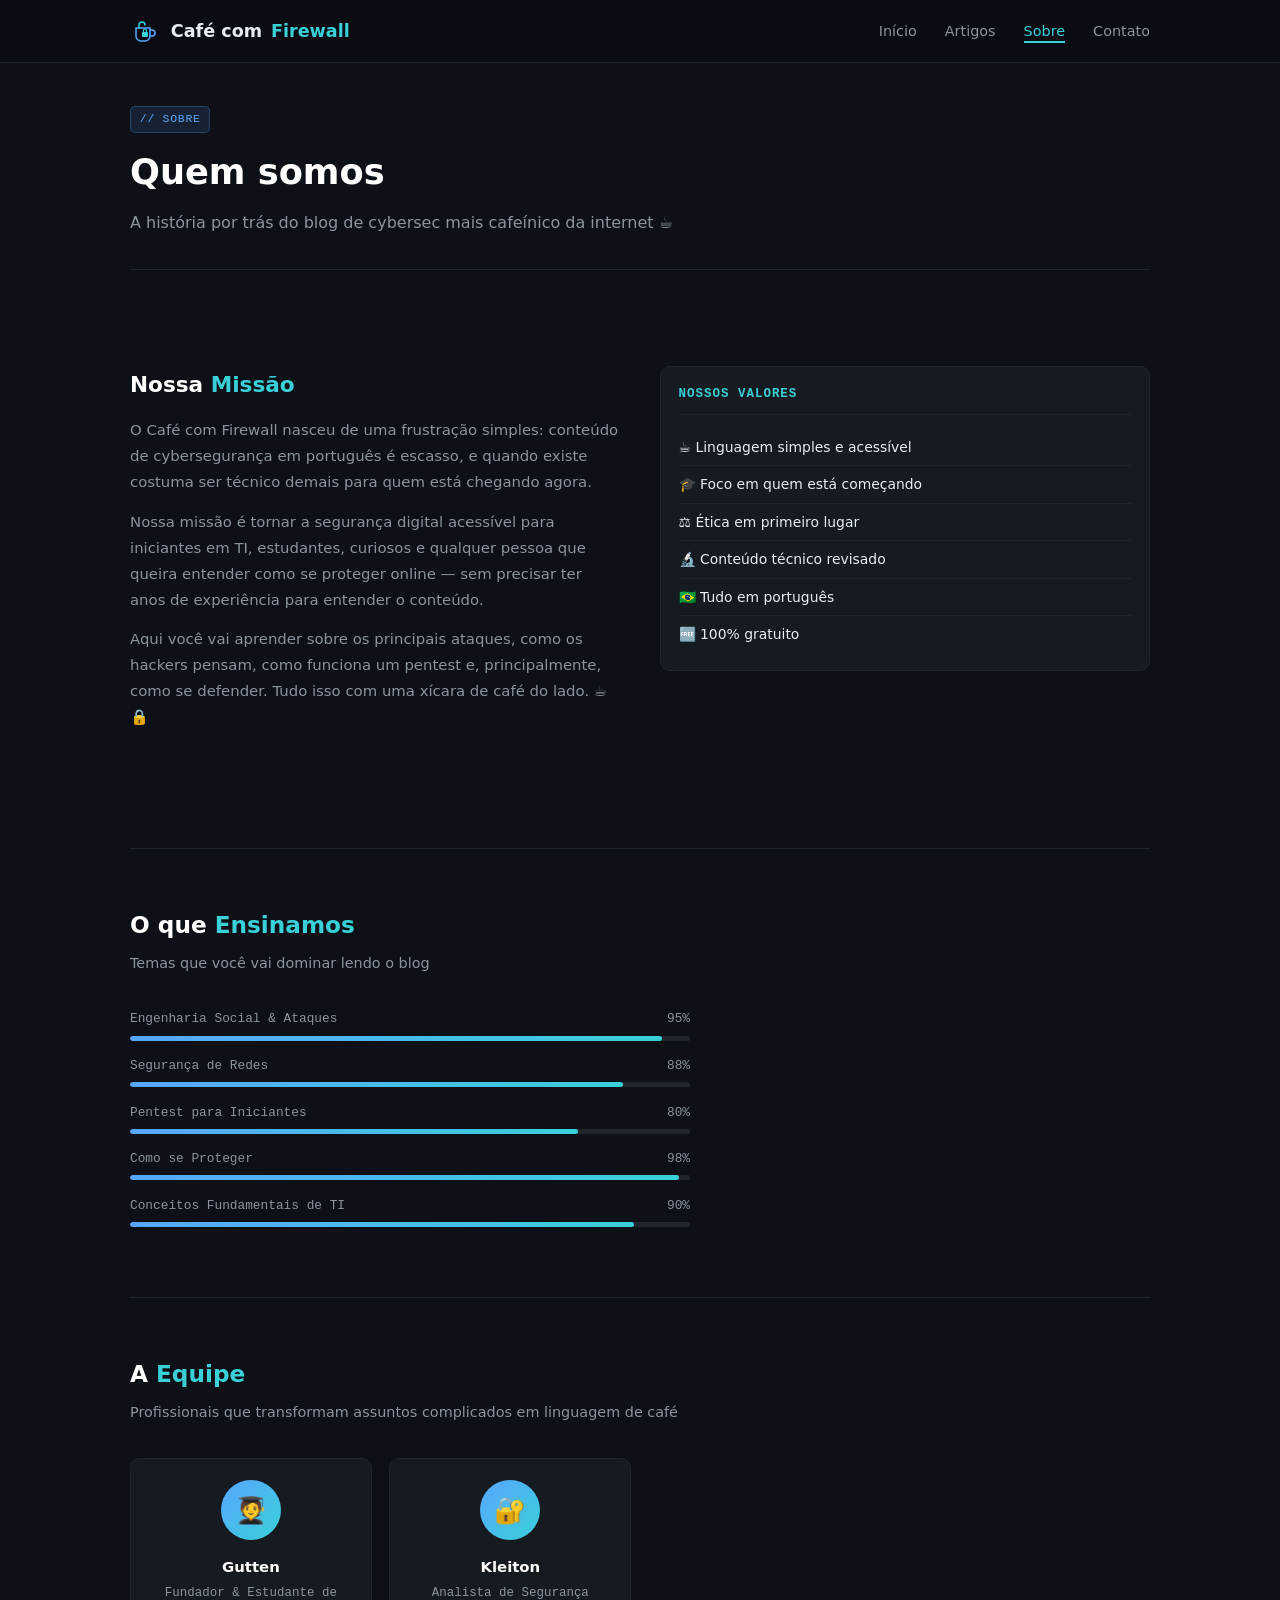
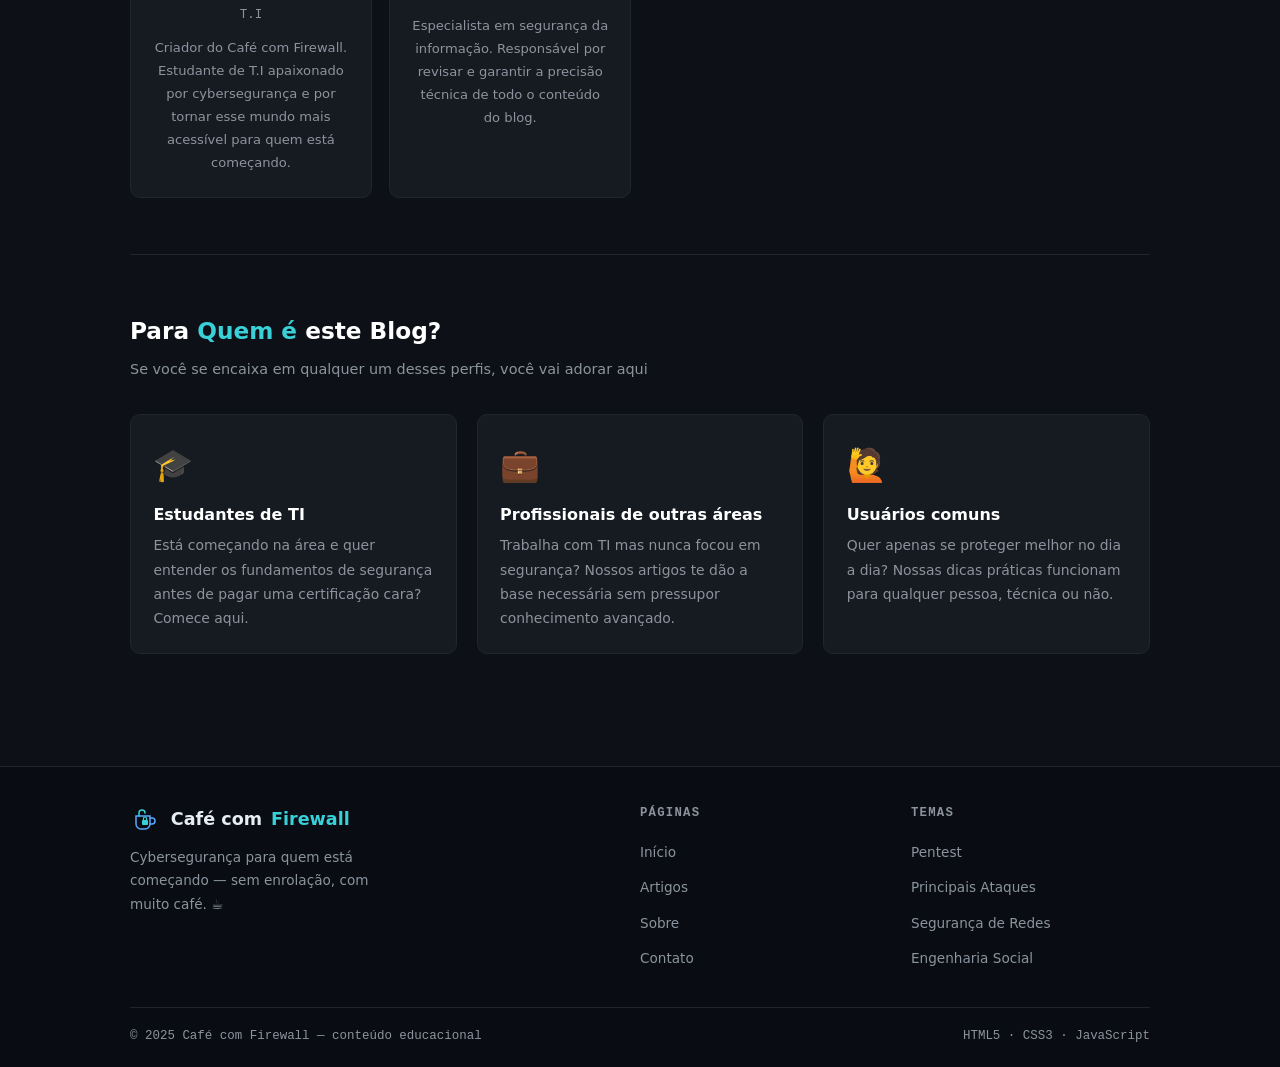
<file: sobre.html>
<!DOCTYPE html>
<html lang="pt-BR">
<head>
  <meta charset="UTF-8" />
  <meta name="viewport" content="width=device-width, initial-scale=1.0" />
  <meta name="description" content="Sobre o Café com Firewall — conheça a missão e a equipe por trás do blog de cybersegurança para iniciantes." />
  <meta name="keywords" content="sobre café com firewall, missão blog cybersegurança, equipe segurança digital" />
  <meta name="author" content="Café com Firewall" />
  <meta name="robots" content="index, follow" />
  <meta property="og:title" content="Sobre — Café com Firewall" />
  <meta property="og:description" content="Conheça quem faz o Café com Firewall e por que criamos esse blog." />
  <meta property="og:type" content="website" />
  <link rel="canonical" href="https://cafecomfirewall.exemplo.com/sobre.html" />
  <title>Sobre — Café com Firewall</title>
  <link rel="stylesheet" href="css/style.css" />
</head>
<body>

  <nav class="navbar" role="navigation" aria-label="Menu principal">
    <div class="container nav-inner">
      <a href="index.html" class="logo">
        <svg class="logo-icon" viewBox="0 0 32 32" fill="none" xmlns="http://www.w3.org/2000/svg" aria-hidden="true">
          <path d="M6 13h14v8a5 5 0 01-5 5H11a5 5 0 01-5-5v-8z" stroke="#58a6ff" stroke-width="1.5" fill="none"/>
          <path d="M20 15h2a3 3 0 010 6h-2" stroke="#58a6ff" stroke-width="1.5" stroke-linecap="round"/>
          <path d="M9 13V10a3 3 0 016 0" stroke="#39d0d8" stroke-width="1.5" stroke-linecap="round"/>
          <rect x="12" y="17" width="6" height="5" rx="1" fill="#39d0d8"/>
          <path d="M13.5 17v-1.5a1.5 1.5 0 013 0V17" stroke="#39d0d8" stroke-width="1.2" stroke-linecap="round" fill="none"/>
        </svg>
        Café com <span>Firewall</span>
      </a>
      <ul class="nav-links" id="navLinks">
        <li><a href="index.html">Início</a></li>
        <li><a href="artigos.html">Artigos</a></li>
        <li><a href="sobre.html">Sobre</a></li>
        <li><a href="contato.html">Contato</a></li>
      </ul>
      <button class="hamburger" id="hamburger" aria-label="Abrir menu" aria-expanded="false">
        <span></span><span></span><span></span>
      </button>
    </div>
  </nav>

  <main>
    <div class="container">
      <div class="cabecalho-pagina">
        <span class="tag">// sobre</span>
        <h1>Quem somos</h1>
        <p>A história por trás do blog de cybersec mais cafeínico da internet ☕</p>
      </div>

      <!-- Missão -->
      <section class="secao" aria-labelledby="missao-titulo">
        <div class="grade-sobre">
          <div class="sobre-texto">
            <h2 id="missao-titulo">Nossa <span style="color:var(--ciano)">Missão</span></h2>
            <p>
              O Café com Firewall nasceu de uma frustração simples: conteúdo de cybersegurança em
              português é escasso, e quando existe costuma ser técnico demais para quem está
              chegando agora.
            </p>
            <p>
              Nossa missão é tornar a segurança digital acessível para iniciantes em TI, estudantes,
              curiosos e qualquer pessoa que queira entender como se proteger online — sem precisar
              ter anos de experiência para entender o conteúdo.
            </p>
            <p>
              Aqui você vai aprender sobre os principais ataques, como os hackers pensam,
              como funciona um pentest e, principalmente, como se defender.
              Tudo isso com uma xícara de café do lado. ☕🔒
            </p>
          </div>
          <!-- Box de valores -->
          <div>
            <div class="widget" style="margin-bottom:1rem">
              <h4>Nossos Valores</h4>
              <ul>
                <li>☕ Linguagem simples e acessível</li>
                <li>🎓 Foco em quem está começando</li>
                <li>⚖️ Ética em primeiro lugar</li>
                <li>🔬 Conteúdo técnico revisado</li>
                <li>🇧🇷 Tudo em português</li>
                <li>🆓 100% gratuito</li>
              </ul>
            </div>
          </div>
        </div>
      </section>

      <!-- Conhecimentos -->
      <section class="secao" aria-labelledby="conhecimentos-titulo">
        <h2 class="titulo-secao" id="conhecimentos-titulo">O que <span>Ensinamos</span></h2>
        <p class="sub-secao">Temas que você vai dominar lendo o blog</p>
        <div style="max-width:560px">
          <div class="barra">
            <div class="barra-label"><span>Engenharia Social & Ataques</span><span>95%</span></div>
            <div class="barra-trilha"><div class="barra-fill" data-w="95%"></div></div>
          </div>
          <div class="barra">
            <div class="barra-label"><span>Segurança de Redes</span><span>88%</span></div>
            <div class="barra-trilha"><div class="barra-fill" data-w="88%"></div></div>
          </div>
          <div class="barra">
            <div class="barra-label"><span>Pentest para Iniciantes</span><span>80%</span></div>
            <div class="barra-trilha"><div class="barra-fill" data-w="80%"></div></div>
          </div>
          <div class="barra">
            <div class="barra-label"><span>Como se Proteger</span><span>98%</span></div>
            <div class="barra-trilha"><div class="barra-fill" data-w="98%"></div></div>
          </div>
          <div class="barra">
            <div class="barra-label"><span>Conceitos Fundamentais de TI</span><span>90%</span></div>
            <div class="barra-trilha"><div class="barra-fill" data-w="90%"></div></div>
          </div>
        </div>
      </section>

      <!-- Equipe -->
      <section class="secao" aria-labelledby="equipe-titulo">
        <h2 class="titulo-secao" id="equipe-titulo">A <span>Equipe</span></h2>
        <p class="sub-secao">Profissionais que transformam assuntos complicados em linguagem de café</p>
        <div class="grade-equipe">
          <div class="card-equipe">
            <div class="avatar">🧑‍🎓</div>
            <div class="nome-equipe">Gutten</div>
            <div class="cargo">Fundador & Estudante de T.I</div>
            <p style="font-size:.82rem;color:var(--muted);margin-top:.65rem">Criador do Café com Firewall. Estudante de T.I apaixonado por cybersegurança e por tornar esse mundo mais acessível para quem está começando.</p>
          </div>
          <div class="card-equipe">
            <div class="avatar">🔐</div>
            <div class="nome-equipe">Kleiton</div>
            <div class="cargo">Analista de Segurança</div>
            <p style="font-size:.82rem;color:var(--muted);margin-top:.65rem">Especialista em segurança da informação. Responsável por revisar e garantir a precisão técnica de todo o conteúdo do blog.</p>
          </div>
        </div>
      </section>

      <!-- Para quem é -->
      <section class="secao" aria-labelledby="para-quem-titulo">
        <h2 class="titulo-secao" id="para-quem-titulo">Para <span>Quem é</span> este Blog?</h2>
        <p class="sub-secao">Se você se encaixa em qualquer um desses perfis, você vai adorar aqui</p>
        <div class="grade-posts">
          <div class="card-post">
            <div style="font-size:2rem;margin-bottom:.65rem">🎓</div>
            <h3>Estudantes de TI</h3>
            <p>Está começando na área e quer entender os fundamentos de segurança antes de pagar uma certificação cara? Comece aqui.</p>
          </div>
          <div class="card-post">
            <div style="font-size:2rem;margin-bottom:.65rem">💼</div>
            <h3>Profissionais de outras áreas</h3>
            <p>Trabalha com TI mas nunca focou em segurança? Nossos artigos te dão a base necessária sem pressupor conhecimento avançado.</p>
          </div>
          <div class="card-post">
            <div style="font-size:2rem;margin-bottom:.65rem">🙋</div>
            <h3>Usuários comuns</h3>
            <p>Quer apenas se proteger melhor no dia a dia? Nossas dicas práticas funcionam para qualquer pessoa, técnica ou não.</p>
          </div>
        </div>
      </section>
    </div>
  </main>

  <footer role="contentinfo">
    <div class="container">
      <div class="footer-grid">
        <div class="footer-marca">
          <a href="index.html" class="logo">
            <svg class="logo-icon" viewBox="0 0 32 32" fill="none" xmlns="http://www.w3.org/2000/svg" aria-hidden="true">
              <path d="M6 13h14v8a5 5 0 01-5 5H11a5 5 0 01-5-5v-8z" stroke="#58a6ff" stroke-width="1.5" fill="none"/>
              <path d="M20 15h2a3 3 0 010 6h-2" stroke="#58a6ff" stroke-width="1.5" stroke-linecap="round"/>
              <path d="M9 13V10a3 3 0 016 0" stroke="#39d0d8" stroke-width="1.5" stroke-linecap="round"/>
              <rect x="12" y="17" width="6" height="5" rx="1" fill="#39d0d8"/>
              <path d="M13.5 17v-1.5a1.5 1.5 0 013 0V17" stroke="#39d0d8" stroke-width="1.2" stroke-linecap="round" fill="none"/>
            </svg>
            Café com <span>Firewall</span>
          </a>
          <p>Cybersegurança para quem está começando — sem enrolação, com muito café. ☕</p>
        </div>
        <div class="footer-col">
          <h5>Páginas</h5>
          <ul>
            <li><a href="index.html">Início</a></li>
            <li><a href="artigos.html">Artigos</a></li>
            <li><a href="sobre.html">Sobre</a></li>
            <li><a href="contato.html">Contato</a></li>
          </ul>
        </div>
        <div class="footer-col">
          <h5>Temas</h5>
          <ul>
            <li><a href="artigos.html">Pentest</a></li>
            <li><a href="artigos.html">Principais Ataques</a></li>
            <li><a href="artigos.html">Segurança de Redes</a></li>
            <li><a href="artigos.html">Engenharia Social</a></li>
          </ul>
        </div>
      </div>
      <div class="footer-base">
        <span>© 2025 Café com Firewall — conteúdo educacional</span>
        <span>HTML5 · CSS3 · JavaScript</span>
      </div>
    </div>
  </footer>

  <script src="js/main.js"></script>
</body>
</html>
</file>
<file: css/style.css>
/* ============================================================
   Café com Firewall — style.css
   Tema: escuro com azul/ciano, simples e acessível
   ============================================================ */

/* ---------- Reset & Variáveis ---------- */
*, *::before, *::after { box-sizing: border-box; margin: 0; padding: 0; }

:root {
  --bg:         #0d1117;
  --bg-card:    #161b22;
  --bg-nav:     #090d13;
  --azul:       #58a6ff;
  --ciano:      #39d0d8;
  --text:       #e6edf3;
  --muted:      #8b949e;
  --border:     #21262d;
  --erro:       #f85149;
  --ok:         #3fb950;
  --font:       'Segoe UI', system-ui, sans-serif;
  --mono:       'Courier New', monospace;
  --radius:     10px;
  --sombra:     0 4px 20px rgba(88,166,255,.10);
}

html { scroll-behavior: smooth; }

body {
  background: var(--bg);
  color: var(--text);
  font-family: var(--font);
  font-size: 16px;
  line-height: 1.75;
}

a { color: var(--azul); text-decoration: none; }
a:hover { text-decoration: underline; }
img { max-width: 100%; display: block; }
ul { list-style: none; }

/* ---------- Utilitários ---------- */
.container { max-width: 1060px; margin: 0 auto; padding: 0 1.25rem; }

.tag {
  display: inline-block;
  font-size: .72rem;
  font-family: var(--mono);
  background: rgba(88,166,255,.12);
  color: var(--azul);
  border: 1px solid rgba(88,166,255,.25);
  border-radius: 5px;
  padding: .15rem .55rem;
  text-transform: uppercase;
  letter-spacing: .06em;
}

.btn {
  display: inline-block;
  padding: .6rem 1.3rem;
  border-radius: var(--radius);
  font-weight: 600;
  font-size: .9rem;
  cursor: pointer;
  border: none;
  transition: filter .2s;
}
.btn:hover { filter: brightness(1.15); text-decoration: none; }
.btn-primary { background: var(--azul); color: #0d1117; }
.btn-outline { background: transparent; border: 1.5px solid var(--azul); color: var(--azul); }

/* ---------- Navbar ---------- */
.navbar {
  background: var(--bg-nav);
  border-bottom: 1px solid var(--border);
  position: sticky; top: 0; z-index: 100;
}
.nav-inner {
  display: flex;
  align-items: center;
  justify-content: space-between;
  height: 62px;
}

/* Logo SVG inline */
.logo {
  display: flex;
  align-items: center;
  gap: .55rem;
  font-weight: 800;
  font-size: 1.1rem;
  color: var(--text);
  text-decoration: none;
}
.logo:hover { text-decoration: none; }
.logo span { color: var(--ciano); }
.logo-icon { width: 32px; height: 32px; flex-shrink: 0; }

.nav-links { display: flex; gap: 1.75rem; }
.nav-links a {
  color: var(--muted);
  font-size: .9rem;
  font-weight: 500;
  transition: color .2s;
  text-decoration: none;
  position: relative;
}
.nav-links a::after {
  content: '';
  position: absolute;
  bottom: -4px; left: 0;
  width: 0; height: 2px;
  background: var(--ciano);
  transition: width .2s;
}
.nav-links a:hover,
.nav-links a.ativo { color: var(--ciano); }
.nav-links a:hover::after,
.nav-links a.ativo::after { width: 100%; }

.hamburger {
  display: none;
  flex-direction: column;
  gap: 5px;
  cursor: pointer;
  background: none;
  border: none;
}
.hamburger span { display: block; width: 23px; height: 2px; background: var(--text); transition: all .2s; }
.hamburger.aberto span:nth-child(1) { transform: translateY(7px) rotate(45deg); }
.hamburger.aberto span:nth-child(2) { opacity: 0; }
.hamburger.aberto span:nth-child(3) { transform: translateY(-7px) rotate(-45deg); }

/* ---------- Hero ---------- */
.hero {
  padding: 4.5rem 0 3.5rem;
  text-align: center;
}
.hero-logo-big {
  width: 72px; height: 72px;
  margin: 0 auto 1.25rem;
}
.hero h1 {
  font-size: clamp(1.9rem, 5vw, 3rem);
  font-weight: 800;
  line-height: 1.2;
  color: #fff;
  margin-bottom: .85rem;
}
.hero h1 em { color: var(--ciano); font-style: normal; }
.hero-sub {
  max-width: 530px;
  margin: 0 auto 2rem;
  color: var(--muted);
  font-size: 1rem;
}
.hero-btns { display: flex; gap: .85rem; justify-content: center; flex-wrap: wrap; }

/* Tagline badge */
.tagline {
  display: inline-flex;
  align-items: center;
  gap: .5rem;
  background: var(--bg-card);
  border: 1px solid var(--border);
  border-radius: 99px;
  padding: .35rem .9rem;
  font-size: .82rem;
  color: var(--muted);
  margin-bottom: 1.5rem;
}
.tagline .dot { width: 7px; height: 7px; border-radius: 50%; background: var(--ciano); animation: pulsar 1.4s ease-in-out infinite; }
@keyframes pulsar { 0%,100%{opacity:1} 50%{opacity:.3} }

/* ---------- Seção ---------- */
.secao { padding: 3.5rem 0; }
.secao + .secao { border-top: 1px solid var(--border); }

.titulo-secao { font-size: 1.45rem; font-weight: 700; color: #fff; margin-bottom: .35rem; }
.titulo-secao span { color: var(--ciano); }
.sub-secao { color: var(--muted); font-size: .9rem; margin-bottom: 2rem; }

/* ---------- Cards de Post ---------- */
.grade-posts {
  display: grid;
  grid-template-columns: repeat(auto-fill, minmax(290px, 1fr));
  gap: 1.25rem;
}

.card-post {
  background: var(--bg-card);
  border: 1px solid var(--border);
  border-radius: var(--radius);
  padding: 1.4rem;
  cursor: pointer;
  transition: border-color .2s, transform .2s, box-shadow .2s;
}
.card-post:hover {
  border-color: var(--azul);
  transform: translateY(-3px);
  box-shadow: var(--sombra);
}
.card-post .tag { margin-bottom: .75rem; }
.card-post h3 { font-size: 1rem; font-weight: 700; color: #fff; margin-bottom: .45rem; line-height: 1.4; }
.card-post p { font-size: .87rem; color: var(--muted); }
.card-meta {
  display: flex; gap: .75rem;
  font-size: .78rem; color: var(--muted);
  font-family: var(--mono);
  margin: .65rem 0;
}
.card-rodape {
  margin-top: 1.1rem;
  display: flex; justify-content: space-between; align-items: center;
  font-size: .8rem; color: var(--muted);
}
.leia-mais { color: var(--azul); font-weight: 600; }

/* ---------- Card destaque ---------- */
.destaque {
  background: var(--bg-card);
  border: 1px solid var(--border);
  border-radius: var(--radius);
  padding: 1.75rem;
  margin-bottom: 2.5rem;
  display: grid;
  grid-template-columns: 1fr auto;
  gap: 1.75rem;
  align-items: center;
  transition: border-color .2s;
}
.destaque:hover { border-color: var(--ciano); }
.destaque-badge { font-size: .72rem; font-family: var(--mono); color: var(--ciano); margin-bottom: .6rem; text-transform: uppercase; letter-spacing: .08em; }
.destaque h2 { font-size: 1.35rem; font-weight: 800; color: #fff; margin-bottom: .85rem; }
.destaque p { color: var(--muted); font-size: .93rem; margin-bottom: 1.25rem; }
.destaque-emoji { font-size: 5rem; line-height: 1; user-select: none; }

/* ---------- Stats ---------- */
.grade-stats {
  display: grid;
  grid-template-columns: repeat(4, 1fr);
  gap: 1rem;
  margin-bottom: 3rem;
}
.stat {
  background: var(--bg-card);
  border: 1px solid var(--border);
  border-radius: var(--radius);
  padding: 1.1rem;
  text-align: center;
}
.stat-num {
  display: block;
  font-size: 1.9rem;
  font-weight: 800;
  color: var(--ciano);
  font-family: var(--mono);
}
.stat-label { font-size: .78rem; color: var(--muted); margin-top: .2rem; }

/* ---------- Cabeçalho de página interna ---------- */
.cabecalho-pagina {
  padding: 2.5rem 0 2rem;
  border-bottom: 1px solid var(--border);
  margin-bottom: 2.5rem;
}
.cabecalho-pagina h1 { font-size: clamp(1.6rem, 4vw, 2.2rem); font-weight: 800; color: #fff; margin-top: .5rem; }
.cabecalho-pagina p { color: var(--muted); margin-top: .4rem; }

/* ---------- Layout artigo + sidebar ---------- */
.layout-artigo {
  display: grid;
  grid-template-columns: 1fr 270px;
  gap: 2.5rem;
  align-items: start;
}
.conteudo-artigo h2 { font-size: 1.3rem; color: #fff; margin: 1.75rem 0 .65rem; }
.conteudo-artigo p { color: var(--muted); margin-bottom: 1rem; }
.conteudo-artigo pre {
  background: var(--bg-nav);
  border: 1px solid var(--border);
  border-radius: var(--radius);
  padding: 1.1rem 1.25rem;
  font-family: var(--mono);
  font-size: .81rem;
  color: var(--ciano);
  overflow-x: auto;
  margin: 1.25rem 0;
  line-height: 1.7;
}
.conteudo-artigo ul { margin: .75rem 0 1rem 1.4rem; list-style: disc; color: var(--muted); }
.conteudo-artigo ul li { margin-bottom: .35rem; }

.widget {
  background: var(--bg-card);
  border: 1px solid var(--border);
  border-radius: var(--radius);
  padding: 1.1rem;
  margin-bottom: 1.25rem;
}
.widget h4 {
  font-size: .78rem;
  font-family: var(--mono);
  color: var(--ciano);
  text-transform: uppercase;
  letter-spacing: .08em;
  margin-bottom: .85rem;
  padding-bottom: .5rem;
  border-bottom: 1px solid var(--border);
}
.widget li { padding: .38rem 0; border-bottom: 1px solid var(--border); font-size: .87rem; }
.widget li:last-child { border-bottom: none; }
.widget a { color: var(--text); }
.widget a:hover { color: var(--azul); text-decoration: none; }

/* ---------- Glossário ---------- */
.busca-glossario {
  width: 100%;
  background: var(--bg-card);
  border: 1px solid var(--border);
  border-radius: var(--radius);
  color: var(--text);
  padding: .75rem 1.1rem;
  font-size: .95rem;
  outline: none;
  margin-bottom: 1.25rem;
  transition: border-color .2s;
}
.busca-glossario:focus { border-color: var(--azul); }

.item-glossario {
  background: var(--bg-card);
  border: 1px solid var(--border);
  border-radius: var(--radius);
  padding: 1.1rem;
  margin-bottom: .75rem;
  transition: border-color .2s;
}
.item-glossario:hover { border-color: rgba(88,166,255,.35); }
.termo { font-family: var(--mono); color: var(--azul); font-weight: 700; margin-bottom: .3rem; }
.definicao { color: var(--muted); font-size: .9rem; }
.item-glossario.escondido { display: none; }

/* ---------- Formulário ---------- */
.grade-contato { display: grid; grid-template-columns: 1fr 1fr; gap: 2.5rem; }

.info-contato p { color: var(--muted); margin-bottom: 1.25rem; font-size: .93rem; }
.detalhe {
  display: flex; align-items: center; gap: .7rem;
  padding: .65rem 0;
  border-bottom: 1px solid var(--border);
  font-size: .9rem; color: var(--muted);
}
.detalhe .icone {
  width: 34px; height: 34px;
  background: rgba(88,166,255,.1);
  border-radius: 7px;
  display: flex; align-items: center; justify-content: center;
  font-size: .95rem;
  flex-shrink: 0;
}

.grupo { margin-bottom: 1.1rem; }
.grupo label {
  display: block;
  font-size: .8rem;
  font-family: var(--mono);
  color: var(--muted);
  text-transform: uppercase;
  letter-spacing: .05em;
  margin-bottom: .4rem;
}
.grupo input,
.grupo textarea,
.grupo select {
  width: 100%;
  background: var(--bg-card);
  border: 1px solid var(--border);
  border-radius: var(--radius);
  color: var(--text);
  font-size: .93rem;
  padding: .65rem .95rem;
  outline: none;
  font-family: var(--font);
  transition: border-color .2s;
}
.grupo input:focus,
.grupo textarea:focus,
.grupo select:focus { border-color: var(--azul); }
.grupo textarea { resize: vertical; min-height: 120px; }
.grupo .erro { color: var(--erro); font-size: .77rem; margin-top: .28rem; display: none; font-family: var(--mono); }
.grupo.com-erro input,
.grupo.com-erro textarea,
.grupo.com-erro select { border-color: var(--erro); }
.grupo.com-erro .erro { display: block; }
.grupo.valido input,
.grupo.valido textarea,
.grupo.valido select { border-color: var(--ok); }

.toast {
  display: none;
  background: rgba(63,185,80,.1);
  border: 1px solid var(--ok);
  color: var(--ok);
  border-radius: var(--radius);
  padding: .9rem 1.1rem;
  font-family: var(--mono);
  font-size: .85rem;
  margin-top: .85rem;
}

/* ---------- Quiz ---------- */
.quiz-box {
  background: var(--bg-card);
  border: 1px solid var(--border);
  border-radius: var(--radius);
  padding: 1.75rem;
  max-width: 640px;
  margin: 1.5rem auto;
}
.quiz-prog { font-family: var(--mono); font-size: .78rem; color: var(--muted); margin-bottom: .85rem; }
.quiz-pergunta { font-size: 1.05rem; font-weight: 700; color: #fff; margin-bottom: 1.25rem; }
.quiz-opcoes { display: flex; flex-direction: column; gap: .65rem; }
.quiz-opcao {
  background: var(--bg);
  border: 1px solid var(--border);
  border-radius: var(--radius);
  padding: .8rem 1.1rem;
  cursor: pointer;
  font-size: .9rem;
  color: var(--muted);
  text-align: left;
  transition: border-color .2s, color .2s;
}
.quiz-opcao:hover { border-color: var(--azul); color: var(--text); }
.quiz-opcao.certa  { border-color: var(--ok);  color: var(--ok);  background: rgba(63,185,80,.07); }
.quiz-opcao.errada { border-color: var(--erro); color: var(--erro); background: rgba(248,81,73,.07); }
.quiz-feedback { margin-top: 1rem; font-size: .85rem; font-family: var(--mono); display: none; }
.quiz-placar { font-size: 1.6rem; font-weight: 800; color: var(--ciano); text-align: center; font-family: var(--mono); margin: .85rem 0; }

/* ---------- Sobre ---------- */
.grade-sobre { display: grid; grid-template-columns: 1fr 1fr; gap: 2.5rem; align-items: start; margin-bottom: 3rem; }
.sobre-texto h2 { font-size: 1.35rem; font-weight: 800; color: #fff; margin-bottom: .85rem; }
.sobre-texto p { color: var(--muted); margin-bottom: .85rem; font-size: .93rem; }

.barra { margin-bottom: .9rem; }
.barra-label { display: flex; justify-content: space-between; font-size: .8rem; font-family: var(--mono); color: var(--muted); margin-bottom: .3rem; }
.barra-trilha { background: var(--border); border-radius: 99px; height: 5px; overflow: hidden; }
.barra-fill { height: 100%; background: linear-gradient(90deg, var(--azul), var(--ciano)); border-radius: 99px; width: 0; transition: width 1.1s ease; }

.grade-equipe { display: grid; grid-template-columns: repeat(auto-fill, minmax(200px, 1fr)); gap: 1.1rem; }
.card-equipe {
  background: var(--bg-card);
  border: 1px solid var(--border);
  border-radius: var(--radius);
  padding: 1.35rem;
  text-align: center;
  transition: border-color .2s;
}
.card-equipe:hover { border-color: var(--azul); }
.avatar { width: 60px; height: 60px; border-radius: 50%; background: linear-gradient(135deg, var(--azul), var(--ciano)); display: flex; align-items: center; justify-content: center; font-size: 1.6rem; margin: 0 auto .85rem; }
.nome-equipe { font-weight: 700; color: #fff; font-size: .93rem; }
.cargo { font-size: .78rem; color: var(--muted); font-family: var(--mono); margin-top: .2rem; }

/* ---------- Footer ---------- */
footer {
  background: var(--bg-nav);
  border-top: 1px solid var(--border);
  padding: 2.25rem 0 1.25rem;
  margin-top: 3.5rem;
}
.footer-grid {
  display: grid;
  grid-template-columns: 2fr 1fr 1fr;
  gap: 2rem;
  margin-bottom: 1.75rem;
}
.footer-marca p { color: var(--muted); font-size: .85rem; margin-top: .65rem; max-width: 260px; }
.footer-col h5 { font-size: .77rem; font-family: var(--mono); color: var(--muted); text-transform: uppercase; letter-spacing: .1em; margin-bottom: .85rem; }
.footer-col li { margin-bottom: .45rem; }
.footer-col a { color: var(--muted); font-size: .85rem; text-decoration: none; }
.footer-col a:hover { color: var(--azul); }
.footer-base {
  border-top: 1px solid var(--border);
  padding-top: 1.1rem;
  display: flex; justify-content: space-between; align-items: center;
  font-size: .78rem; color: var(--muted); font-family: var(--mono);
}

/* ---------- Responsivo ---------- */
@media (max-width: 860px) {
  .grade-stats { grid-template-columns: repeat(2, 1fr); }
  .layout-artigo { grid-template-columns: 1fr; }
  .grade-contato { grid-template-columns: 1fr; }
  .grade-sobre { grid-template-columns: 1fr; }
  .footer-grid { grid-template-columns: 1fr 1fr; }
  .destaque { grid-template-columns: 1fr; }
  .destaque-emoji { display: none; }
}

@media (max-width: 600px) {
  .nav-links {
    display: none;
    flex-direction: column;
    position: absolute;
    top: 62px; left: 0; right: 0;
    background: var(--bg-nav);
    border-bottom: 1px solid var(--border);
  }
  .nav-links.aberto { display: flex; }
  .nav-links a { padding: .8rem 1.25rem; border-bottom: 1px solid var(--border); }
  .nav-links a::after { display: none; }
  .hamburger { display: flex; }
  .navbar { position: relative; }
  .footer-grid { grid-template-columns: 1fr; }
  .footer-base { flex-direction: column; gap: .4rem; text-align: center; }
}

@media (prefers-reduced-motion: reduce) {
  *, *::before, *::after { animation: none !important; transition: none !important; }
}
</file>
